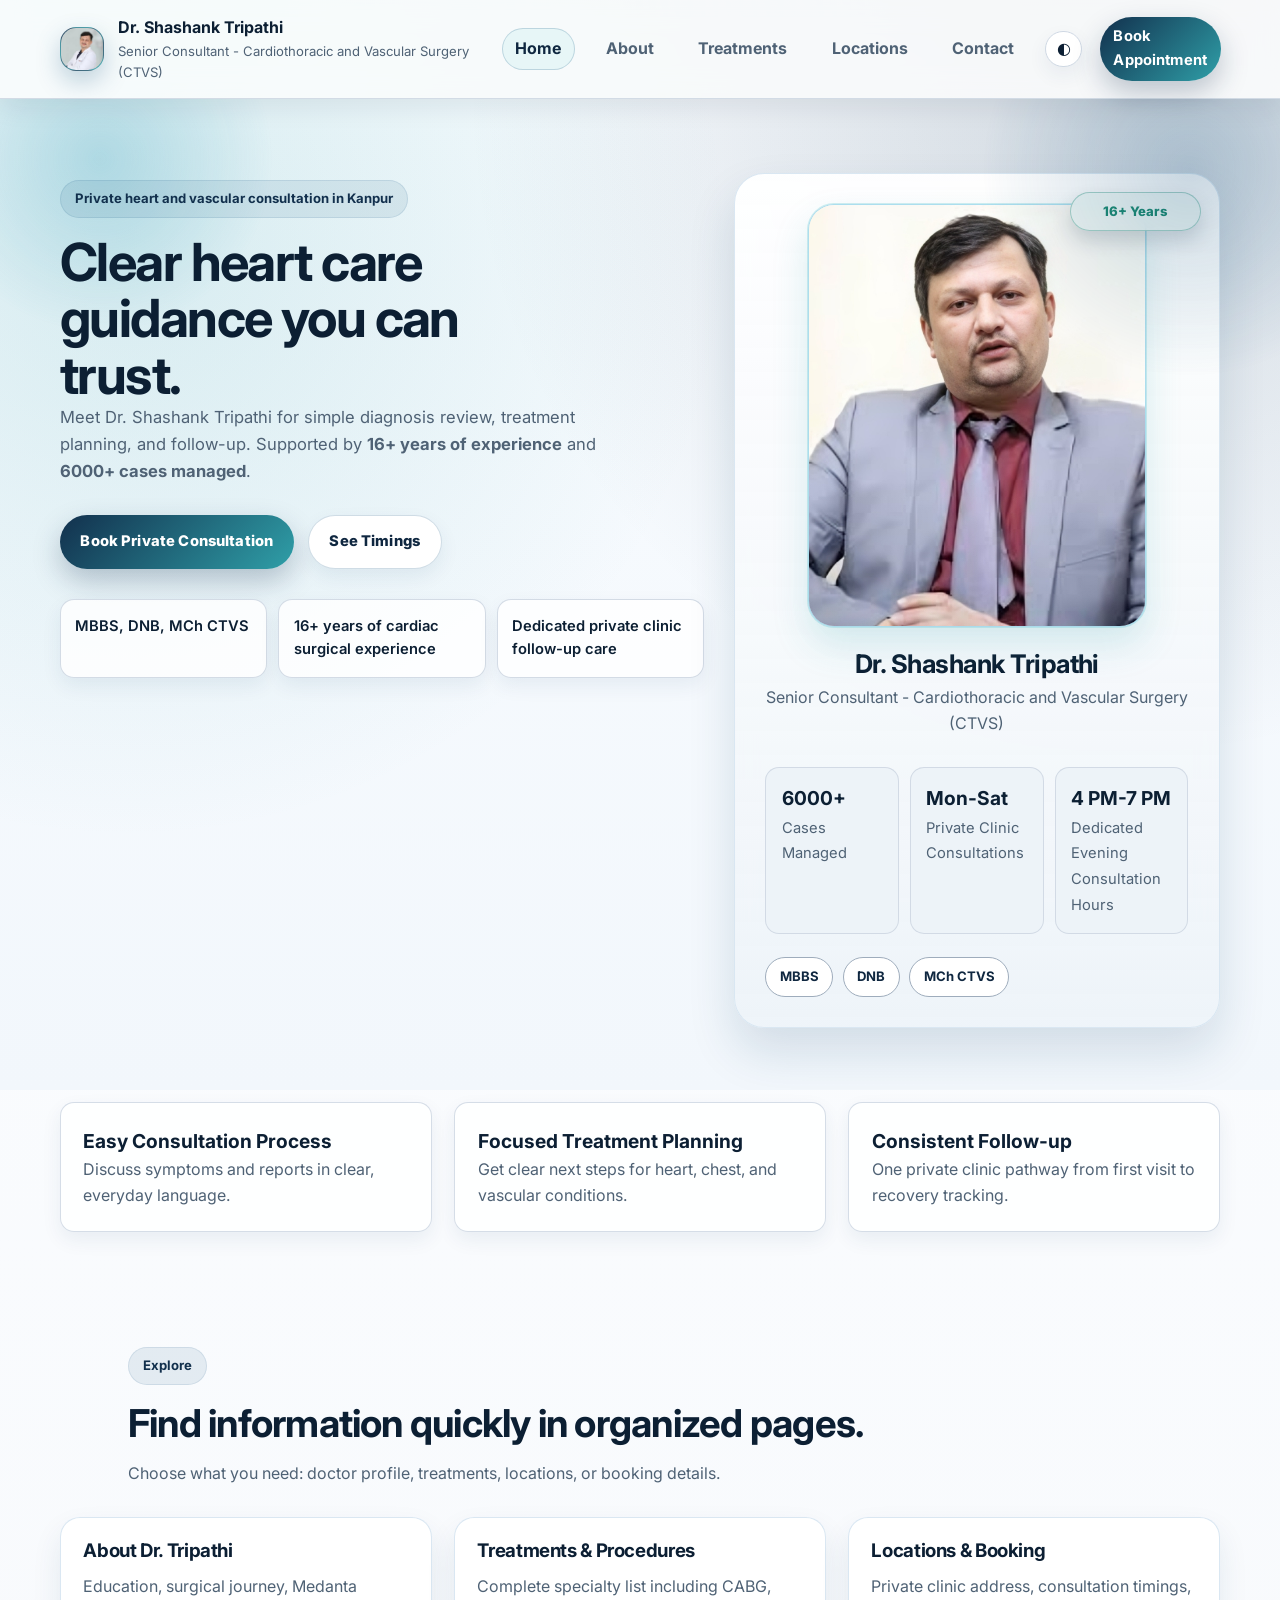
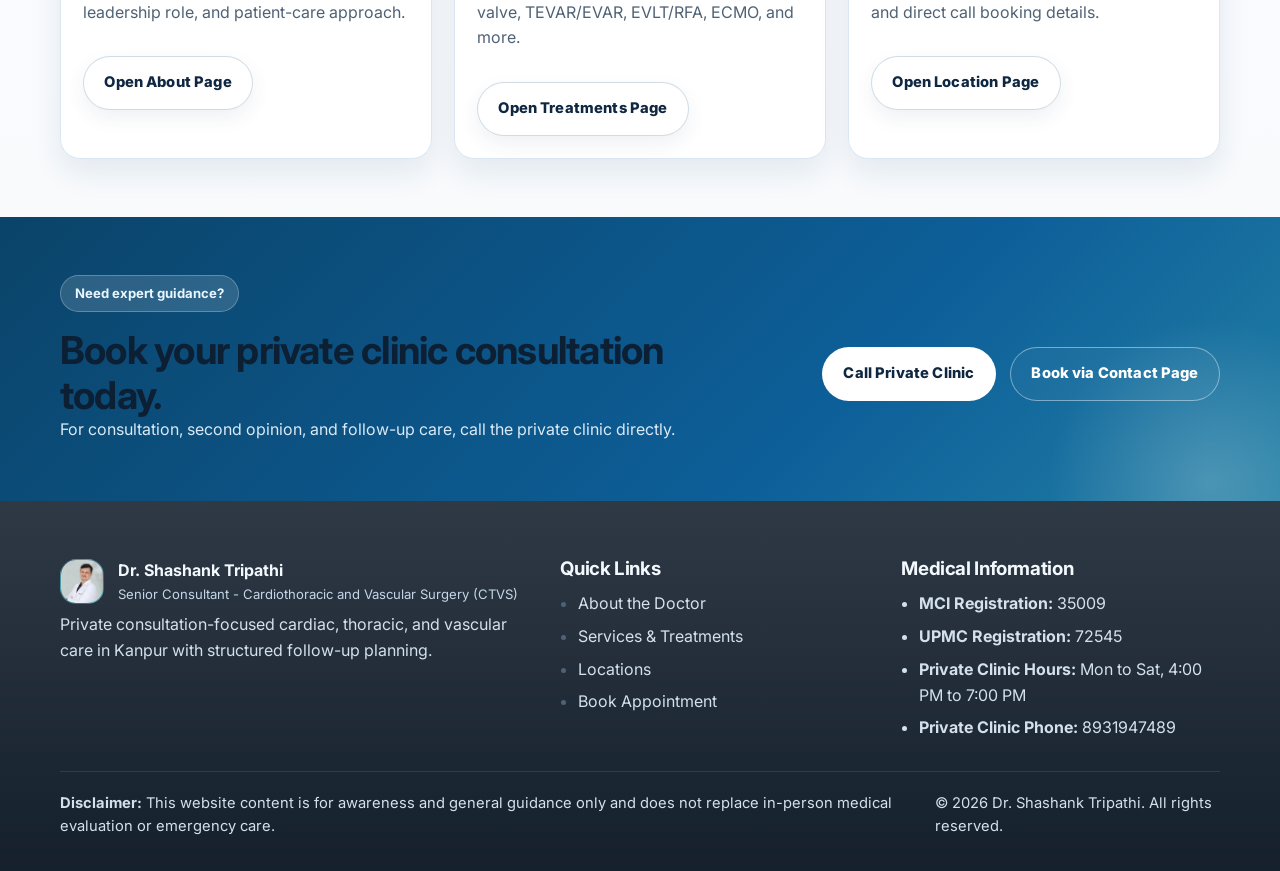
<file: index.html>
<!DOCTYPE html>
<html lang="en">
<head>
    <meta charset="UTF-8" />
    <meta name="viewport" content="width=device-width, initial-scale=1.0" />
    <title>Dr. Shashank Tripathi Private Clinic | Heart Surgeon in Kanpur</title>
    <meta
        name="description"
        content="Private clinic website of Dr. Shashank Tripathi, Senior Heart Surgeon and CTVS Specialist in Kanpur. Book consultation for cardiac, thoracic, and vascular care."
    />
    <meta
        name="keywords"
        content="Dr. Shashank Tripathi private clinic, heart surgeon Kanpur, CTVS specialist Kanpur, cardiac consultation Kanpur"
    />
    <meta name="theme-color" content="#0d5c91" />
    <link rel="preconnect" href="https://fonts.googleapis.com" />
    <link rel="preconnect" href="https://fonts.gstatic.com" crossorigin />
    <link
        href="https://fonts.googleapis.com/css2?family=Inter:wght@400;500;600;700&family=Manrope:wght@600;700;800&display=swap"
        rel="stylesheet"
    />
    <link rel="stylesheet" href="./styles.css" />
    <link rel="stylesheet" href="./mobile.css" />
</head>
<body data-page="home">
    <a class="skip-link" href="#main">Skip to content</a>

    <header class="site-header" id="top">
        <div class="container nav-wrap">
            <a class="brand" href="./index.html" aria-label="Dr. Shashank Tripathi home">
                <img class="brand-mark" src="./IMAGES/img2.jpg" alt="Dr. Shashank Tripathi" loading="eager" decoding="async" />
                <span>
                    <strong>Dr. Shashank Tripathi</strong>
                    <small>Senior Consultant - Cardiothoracic and Vascular Surgery (CTVS)</small>
                </span>
            </a>

            <button class="nav-toggle" type="button" aria-expanded="false" aria-controls="site-nav">
                <span></span>
                <span></span>
                <span></span>
                <span class="sr-only">Toggle navigation</span>
            </button>

            <nav class="site-nav" id="site-nav" aria-label="Primary navigation">
                <a href="./index.html" data-nav="home">Home</a>
                <a href="./about.html" data-nav="about">About</a>
                <a href="./treatments.html" data-nav="treatments">Treatments</a>
                <a href="./locations.html" data-nav="locations">Locations</a>
                <a href="./contact.html" data-nav="contact">Contact</a>
                <button class="theme-toggle" type="button" data-theme-toggle aria-label="Toggle dark mode" aria-pressed="false">◐</button>
                <a class="btn btn-sm btn-primary" href="tel:8931947489">Book Appointment</a>
            </nav>
        </div>
    </header>

    <main id="main">
        <section class="hero">
            <div class="container hero-grid">
                <div class="hero-copy">
                    <span class="eyebrow">Private heart and vascular consultation in Kanpur</span>
                    <h1>Clear heart care guidance you can trust.</h1>
                    <p class="hero-text">
                        Meet Dr. Shashank Tripathi for simple diagnosis review, treatment planning, and follow-up.
                        Supported by <strong>16+ years of experience</strong> and <strong>6000+ cases managed</strong>.
                    </p>

                    <div class="hero-actions">
                        <a class="btn btn-primary" href="tel:8931947489">Book Private Consultation</a>
                        <a class="btn btn-secondary" href="./contact.html">See Timings</a>
                    </div>

                    <ul class="trust-points" aria-label="Key trust indicators">
                        <li>MBBS, DNB, MCh CTVS</li>
                        <li>16+ years of cardiac surgical experience</li>
                        <li>Dedicated private clinic follow-up care</li>
                    </ul>
                </div>

                <div class="hero-card" aria-label="Doctor profile summary">
                    <div class="profile-badge">16+ Years</div>
                    <div class="doctor-portrait" data-portrait>
                        <img
                            class="doctor-portrait-image"
                            data-portrait-image
                            src="./IMAGES/images.jpg"
                            alt="Dr. Shashank Tripathi, Senior Heart Surgeon and CTVS Specialist"
                            loading="eager"
                            decoding="async"
                        />
                        <div class="doctor-avatar-fallback" aria-hidden="true">Dr</div>
                    </div>
                    <h2>Dr. Shashank Tripathi</h2>
                    <p>Senior Consultant - Cardiothoracic and Vascular Surgery (CTVS)</p>

                    <div class="stat-grid">
                        <article>
                            <strong>6000+</strong>
                            <span>Cases Managed</span>
                        </article>
                        <article>
                            <strong>Mon-Sat</strong>
                            <span>Private Clinic Consultations</span>
                        </article>
                        <article>
                            <strong>4 PM-7 PM</strong>
                            <span>Dedicated Evening Consultation Hours</span>
                        </article>
                    </div>

                    <div class="qualification-strip">
                        <span>MBBS</span>
                        <span>DNB</span>
                        <span>MCh CTVS</span>
                    </div>
                </div>
            </div>
        </section>

        <section class="section stats-band" aria-label="Practice highlights">
            <div class="container stats-band-grid">
                <article>
                    <strong>Easy Consultation Process</strong>
                    <p>Discuss symptoms and reports in clear, everyday language.</p>
                </article>
                <article>
                    <strong>Focused Treatment Planning</strong>
                    <p>Get clear next steps for heart, chest, and vascular conditions.</p>
                </article>
                <article>
                    <strong>Consistent Follow-up</strong>
                    <p>One private clinic pathway from first visit to recovery tracking.</p>
                </article>
            </div>
        </section>

        <section class="section">
            <div class="container section-head">
                <span class="section-tag">Explore</span>
                <h2>Find information quickly in organized pages.</h2>
                <p>Choose what you need: doctor profile, treatments, locations, or booking details.</p>
            </div>
            <div class="container quick-grid">
                <article class="info-card">
                    <h3>About Dr. Tripathi</h3>
                    <p>Education, surgical journey, Medanta leadership role, and patient-care approach.</p>
                    <div class="hero-actions">
                        <a class="btn btn-secondary" href="./about.html">Open About Page</a>
                    </div>
                </article>
                <article class="info-card">
                    <h3>Treatments & Procedures</h3>
                    <p>Complete specialty list including CABG, valve, TEVAR/EVAR, EVLT/RFA, ECMO, and more.</p>
                    <div class="hero-actions">
                        <a class="btn btn-secondary" href="./treatments.html">Open Treatments Page</a>
                    </div>
                </article>
                <article class="info-card">
                    <h3>Locations & Booking</h3>
                    <p>Private clinic address, consultation timings, and direct call booking details.</p>
                    <div class="hero-actions">
                        <a class="btn btn-secondary" href="./locations.html">Open Location Page</a>
                    </div>
                </article>
            </div>
        </section>

        <section class="section cta-band">
            <div class="container cta-band-grid">
                <div>
                    <span class="section-tag light">Need expert guidance?</span>
                    <h2>Book your private clinic consultation today.</h2>
                    <p>
                        For consultation, second opinion, and follow-up care, call the private clinic directly.
                    </p>
                </div>
                <div class="cta-buttons-stack">
                    <a class="btn btn-light" href="tel:8931947489">Call Private Clinic</a>
                    <a class="btn btn-outline-light" href="./contact.html">Book via Contact Page</a>
                </div>
            </div>
        </section>
    </main>

    <footer class="site-footer">
        <div class="container footer-grid">
            <div>
                <a class="brand footer-brand" href="./index.html">
                    <img class="brand-mark" src="./IMAGES/img2.jpg" alt="Dr. Shashank Tripathi" loading="lazy" decoding="async" />
                    <span>
                        <strong>Dr. Shashank Tripathi</strong>
                        <small>Senior Consultant - Cardiothoracic and Vascular Surgery (CTVS)</small>
                    </span>
                </a>
                <p class="footer-copy">
                    Private consultation-focused cardiac, thoracic, and vascular care in Kanpur with structured follow-up planning.
                </p>
            </div>
            <div>
                <h3>Quick Links</h3>
                <ul class="footer-links">
                    <li><a href="./about.html">About the Doctor</a></li>
                    <li><a href="./treatments.html">Services & Treatments</a></li>
                    <li><a href="./locations.html">Locations</a></li>
                    <li><a href="./contact.html">Book Appointment</a></li>
                </ul>
            </div>
            <div>
                <h3>Medical Information</h3>
                <ul class="footer-meta">
                    <li><strong>MCI Registration:</strong> 35009</li>
                    <li><strong>UPMC Registration:</strong> 72545</li>
                    <li><strong>Private Clinic Hours:</strong> Mon to Sat, 4:00 PM to 7:00 PM</li>
                    <li><strong>Private Clinic Phone:</strong> 8931947489</li>
                </ul>
            </div>
        </div>

        <div class="container footer-bottom">
            <p>
                <strong>Disclaimer:</strong> This website content is for awareness and general guidance only and does not replace in-person medical evaluation or emergency care.
            </p>
            <p>&copy; <span id="current-year"></span> Dr. Shashank Tripathi. All rights reserved.</p>
        </div>
    </footer>

    <script src="./script.js"></script>
</body>
</html>
</file>
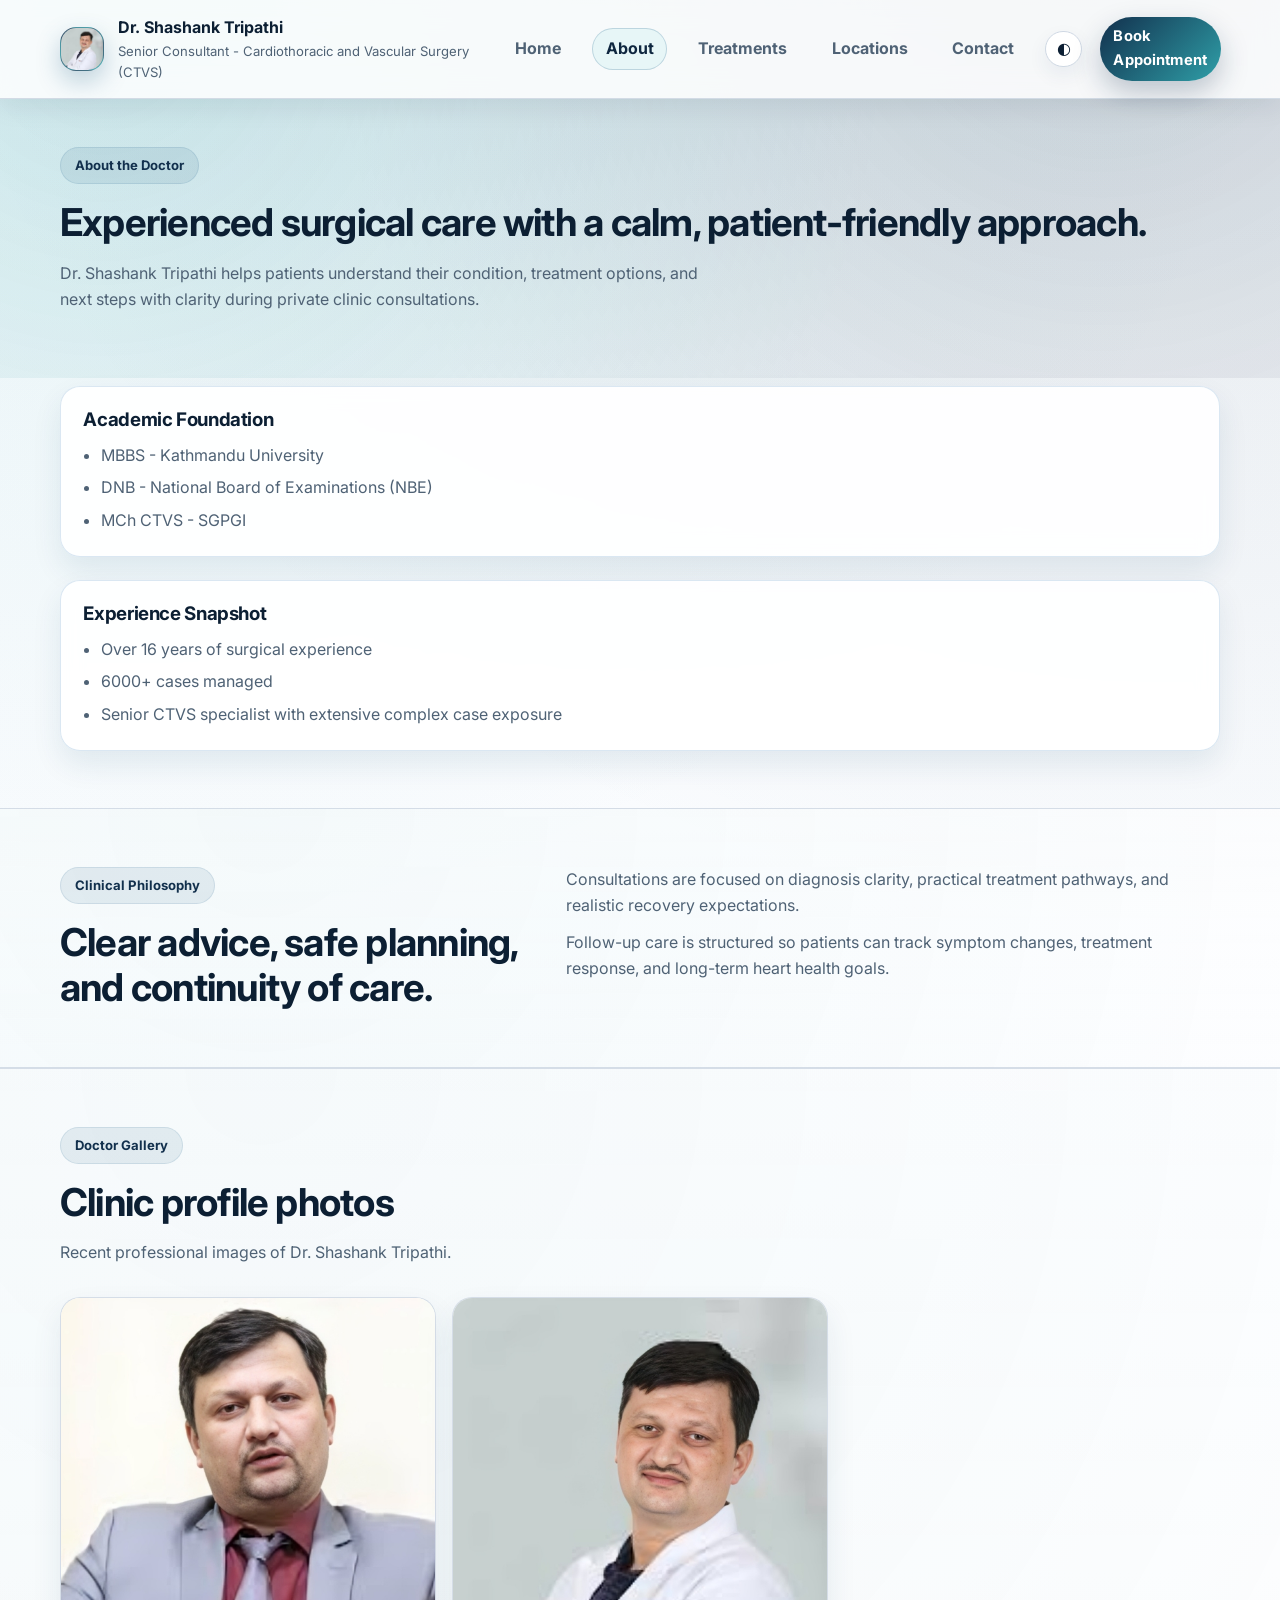
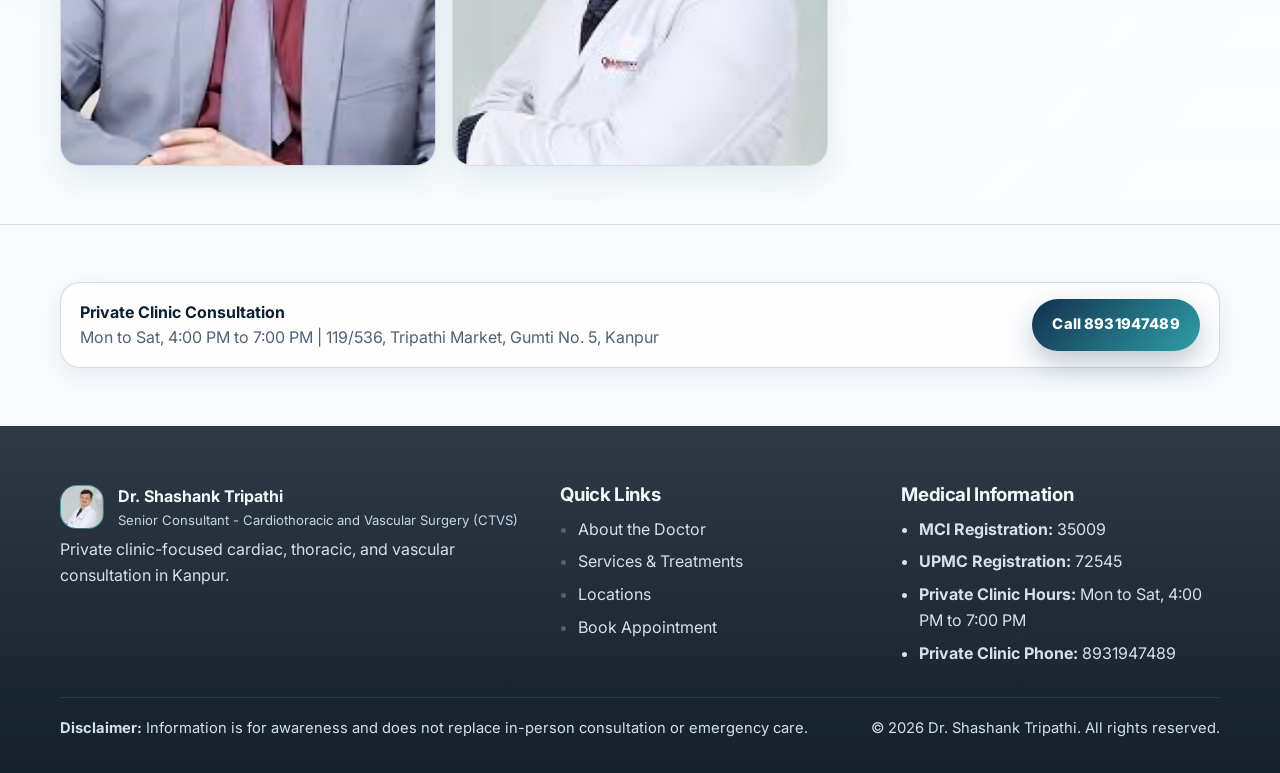
<file: about.html>
<!DOCTYPE html>
<html lang="en">
<head>
    <meta charset="UTF-8" />
    <meta name="viewport" content="width=device-width, initial-scale=1.0" />
    <title>About Dr. Shashank Tripathi | Private Clinic Kanpur</title>
    <meta name="description" content="Learn about Dr. Shashank Tripathi's education, 16+ years of experience, and 6000+ cases managed in cardiac, thoracic, and vascular surgery." />
    <link rel="preconnect" href="https://fonts.googleapis.com" />
    <link rel="preconnect" href="https://fonts.gstatic.com" crossorigin />
    <link href="https://fonts.googleapis.com/css2?family=Inter:wght@400;500;600;700&family=Manrope:wght@600;700;800&display=swap" rel="stylesheet" />
    <link rel="stylesheet" href="./styles.css" />
    <link rel="stylesheet" href="./mobile.css" />
</head>
<body data-page="about">
    <a class="skip-link" href="#main">Skip to content</a>

    <header class="site-header" id="top">
        <div class="container nav-wrap">
            <a class="brand" href="./index.html" aria-label="Dr. Shashank Tripathi home">
                <img class="brand-mark" src="./IMAGES/img2.jpg" alt="Dr. Shashank Tripathi" loading="eager" decoding="async" />
                <span>
                    <strong>Dr. Shashank Tripathi</strong>
                    <small>Senior Consultant - Cardiothoracic and Vascular Surgery (CTVS)</small>
                </span>
            </a>
            <button class="nav-toggle" type="button" aria-expanded="false" aria-controls="site-nav">
                <span></span><span></span><span></span>
                <span class="sr-only">Toggle navigation</span>
            </button>
            <nav class="site-nav" id="site-nav" aria-label="Primary navigation">
                <a href="./index.html" data-nav="home">Home</a>
                <a href="./about.html" data-nav="about">About</a>
                <a href="./treatments.html" data-nav="treatments">Treatments</a>
                <a href="./locations.html" data-nav="locations">Locations</a>
                <a href="./contact.html" data-nav="contact">Contact</a>
                <button class="theme-toggle" type="button" data-theme-toggle aria-label="Toggle dark mode" aria-pressed="false">◐</button>
                <a class="btn btn-sm btn-primary" href="tel:8931947489">Book Appointment</a>
            </nav>
        </div>
    </header>

    <main id="main">
        <section class="page-hero">
            <div class="container">
                <span class="section-tag">About the Doctor</span>
                <h1>Experienced surgical care with a calm, patient-friendly approach.</h1>
                <p>
                    Dr. Shashank Tripathi helps patients understand their condition, treatment options,
                    and next steps with clarity during private clinic consultations.
                </p>
            </div>
        </section>

        <section class="section">
            <div class="container split-grid">
                <article class="info-card">
                    <h3>Academic Foundation</h3>
                    <ul class="check-list">
                        <li>MBBS - Kathmandu University</li>
                        <li>DNB - National Board of Examinations (NBE)</li>
                        <li>MCh CTVS - SGPGI</li>
                    </ul>
                </article>
                <article class="info-card">
                    <h3>Experience Snapshot</h3>
                    <ul class="check-list">
                        <li>Over 16 years of surgical experience</li>
                        <li>6000+ cases managed</li>
                        <li>Senior CTVS specialist with extensive complex case exposure</li>
                    </ul>
                </article>
            </div>
        </section>

        <section class="section section-alt">
            <div class="container section-grid">
                <div>
                    <span class="section-tag">Clinical Philosophy</span>
                    <h2>Clear advice, safe planning, and continuity of care.</h2>
                </div>
                <div class="content-stack">
                    <p>
                        Consultations are focused on diagnosis clarity, practical treatment pathways,
                        and realistic recovery expectations.
                    </p>
                    <p>
                        Follow-up care is structured so patients can track symptom changes,
                        treatment response, and long-term heart health goals.
                    </p>
                </div>
            </div>
        </section>

        <section class="section section-alt">
            <div class="container">
                <div class="section-head">
                    <span class="section-tag">Doctor Gallery</span>
                    <h2>Clinic profile photos</h2>
                    <p>Recent professional images of Dr. Shashank Tripathi.</p>
                </div>
                <div class="doctor-gallery">
                    <figure>
                        <img src="./IMAGES/images.jpg" alt="Dr. Shashank Tripathi portrait" loading="lazy" decoding="async" />
                    </figure>
                    <figure>
                        <img src="./IMAGES/img2.jpg" alt="Dr. Shashank Tripathi in clinical profile photo" loading="lazy" decoding="async" />
                    </figure>
                </div>
            </div>
        </section>

        <section class="section">
            <div class="container contact-strip">
                <div>
                    <strong>Private Clinic Consultation</strong>
                    <p>Mon to Sat, 4:00 PM to 7:00 PM | 119/536, Tripathi Market, Gumti No. 5, Kanpur</p>
                </div>
                <a class="btn btn-primary" href="tel:8931947489">Call 8931947489</a>
            </div>
        </section>
    </main>

    <footer class="site-footer">
        <div class="container footer-grid">
            <div>
                <a class="brand footer-brand" href="./index.html">
                    <img class="brand-mark" src="./IMAGES/img2.jpg" alt="Dr. Shashank Tripathi" loading="lazy" decoding="async" />
                    <span><strong>Dr. Shashank Tripathi</strong><small>Senior Consultant - Cardiothoracic and Vascular Surgery (CTVS)</small></span>
                </a>
                <p class="footer-copy">Private clinic-focused cardiac, thoracic, and vascular consultation in Kanpur.</p>
            </div>
            <div>
                <h3>Quick Links</h3>
                <ul class="footer-links">
                    <li><a href="./about.html">About the Doctor</a></li>
                    <li><a href="./treatments.html">Services & Treatments</a></li>
                    <li><a href="./locations.html">Locations</a></li>
                    <li><a href="./contact.html">Book Appointment</a></li>
                </ul>
            </div>
            <div>
                <h3>Medical Information</h3>
                <ul class="footer-meta">
                    <li><strong>MCI Registration:</strong> 35009</li>
                    <li><strong>UPMC Registration:</strong> 72545</li>
                    <li><strong>Private Clinic Hours:</strong> Mon to Sat, 4:00 PM to 7:00 PM</li>
                    <li><strong>Private Clinic Phone:</strong> 8931947489</li>
                </ul>
            </div>
        </div>
        <div class="container footer-bottom">
            <p><strong>Disclaimer:</strong> Information is for awareness and does not replace in-person consultation or emergency care.</p>
            <p>&copy; <span id="current-year"></span> Dr. Shashank Tripathi. All rights reserved.</p>
        </div>
    </footer>

    <script src="./script.js"></script>
</body>
</html>
</file>
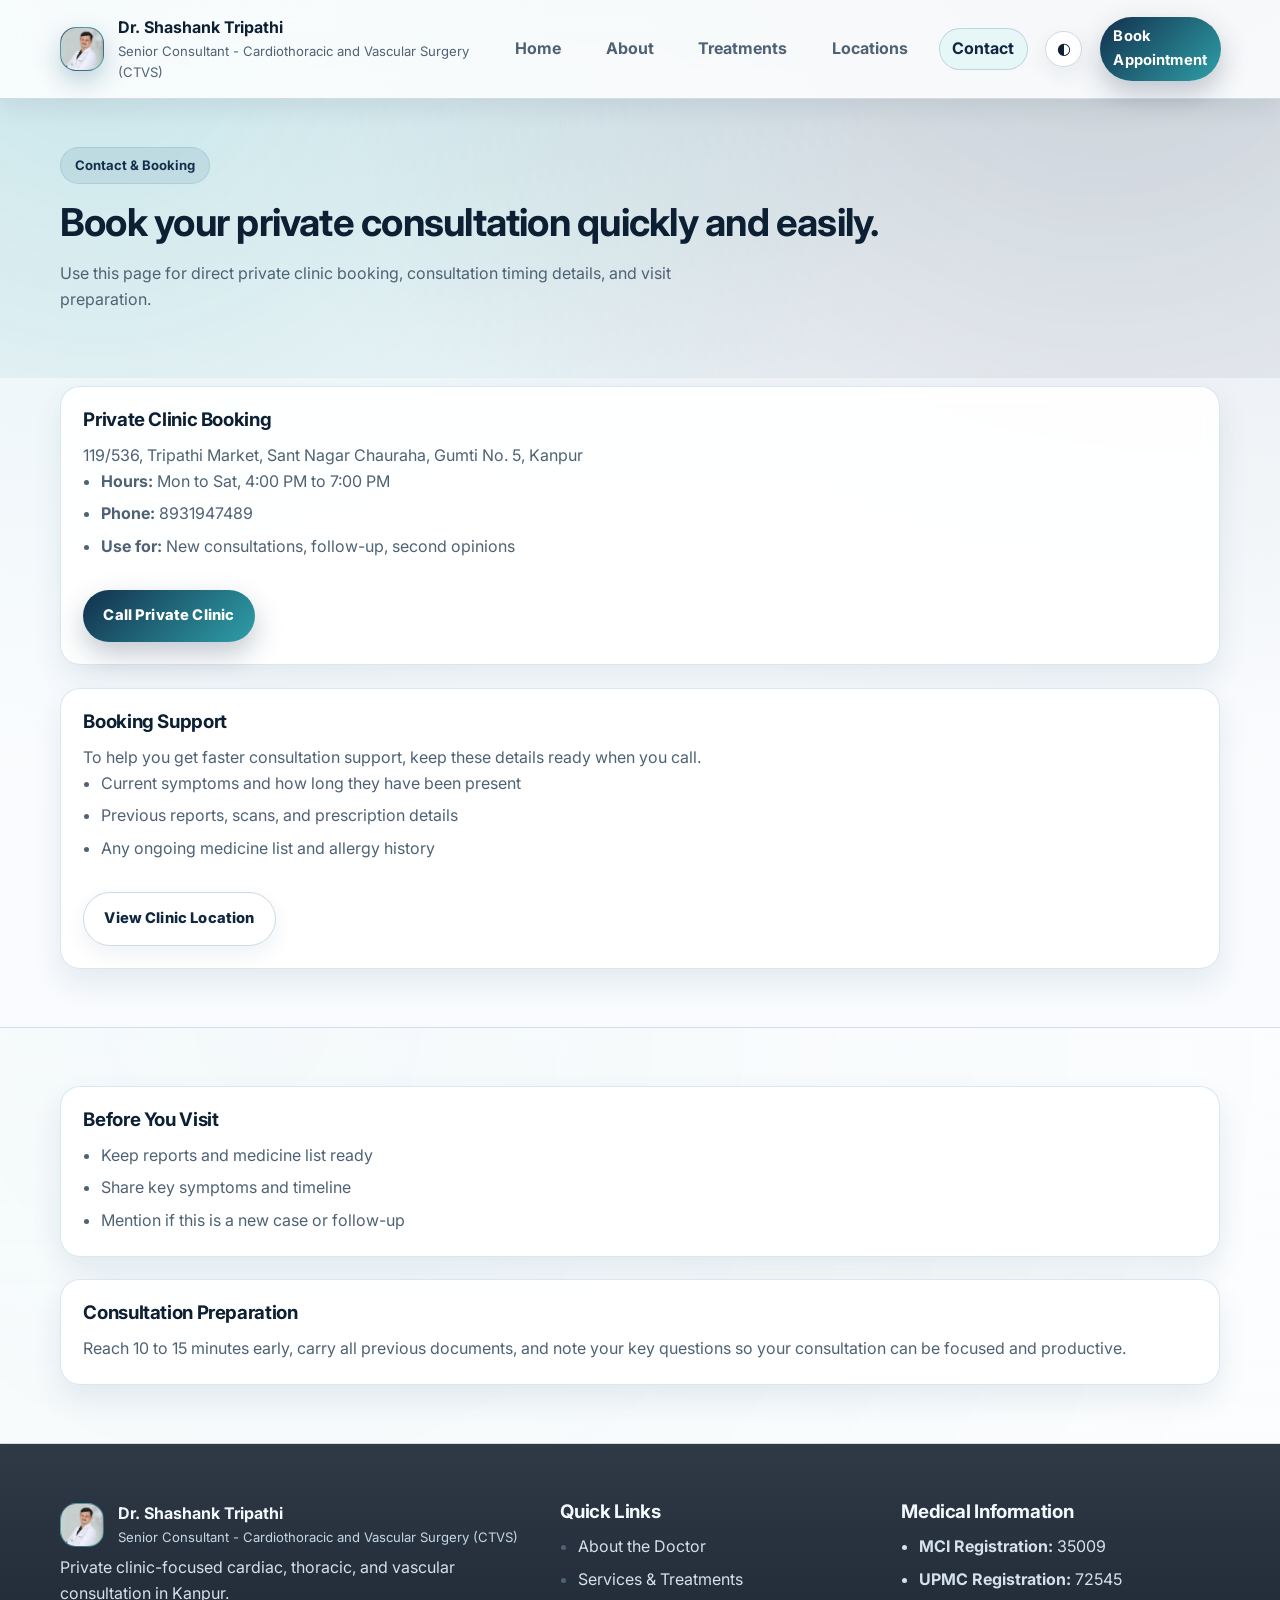
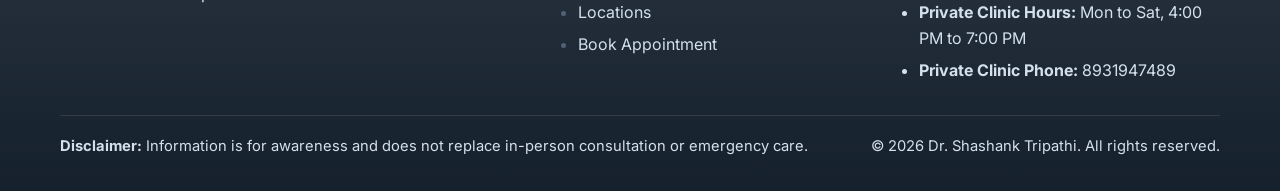
<file: contact.html>
<!DOCTYPE html>
<html lang="en">
<head>
    <meta charset="UTF-8" />
    <meta name="viewport" content="width=device-width, initial-scale=1.0" />
    <title>Contact & Booking | Dr. Shashank Tripathi Private Clinic</title>
    <meta name="description" content="Contact details, consultation timings, and direct private booking numbers for Dr. Shashank Tripathi's clinic in Kanpur." />
    <link rel="preconnect" href="https://fonts.googleapis.com" />
    <link rel="preconnect" href="https://fonts.gstatic.com" crossorigin />
    <link href="https://fonts.googleapis.com/css2?family=Inter:wght@400;500;600;700&family=Manrope:wght@600;700;800&display=swap" rel="stylesheet" />
    <link rel="stylesheet" href="./styles.css" />
    <link rel="stylesheet" href="./mobile.css" />
</head>
<body data-page="contact">
    <a class="skip-link" href="#main">Skip to content</a>

    <header class="site-header" id="top">
        <div class="container nav-wrap">
            <a class="brand" href="./index.html" aria-label="Dr. Shashank Tripathi home">
                <img class="brand-mark" src="./IMAGES/img2.jpg" alt="Dr. Shashank Tripathi" loading="eager" decoding="async" />
                <span><strong>Dr. Shashank Tripathi</strong><small>Senior Consultant - Cardiothoracic and Vascular Surgery (CTVS)</small></span>
            </a>
            <button class="nav-toggle" type="button" aria-expanded="false" aria-controls="site-nav">
                <span></span><span></span><span></span>
                <span class="sr-only">Toggle navigation</span>
            </button>
            <nav class="site-nav" id="site-nav" aria-label="Primary navigation">
                <a href="./index.html" data-nav="home">Home</a>
                <a href="./about.html" data-nav="about">About</a>
                <a href="./treatments.html" data-nav="treatments">Treatments</a>
                <a href="./locations.html" data-nav="locations">Locations</a>
                <a href="./contact.html" data-nav="contact">Contact</a>
                <button class="theme-toggle" type="button" data-theme-toggle aria-label="Toggle dark mode" aria-pressed="false">◐</button>
                <a class="btn btn-sm btn-primary" href="tel:8931947489">Book Appointment</a>
            </nav>
        </div>
    </header>

    <main id="main">
        <section class="page-hero">
            <div class="container">
                <span class="section-tag">Contact & Booking</span>
                <h1>Book your private consultation quickly and easily.</h1>
                <p>
                    Use this page for direct private clinic booking, consultation timing details, and visit preparation.
                </p>
            </div>
        </section>

        <section class="section">
            <div class="container split-grid">
                <article class="info-card">
                    <h3>Private Clinic Booking</h3>
                    <p>119/536, Tripathi Market, Sant Nagar Chauraha, Gumti No. 5, Kanpur</p>
                    <ul class="check-list">
                        <li><strong>Hours:</strong> Mon to Sat, 4:00 PM to 7:00 PM</li>
                        <li><strong>Phone:</strong> <a href="tel:8931947489">8931947489</a></li>
                        <li><strong>Use for:</strong> New consultations, follow-up, second opinions</li>
                    </ul>
                    <div class="hero-actions">
                        <a class="btn btn-primary" href="tel:8931947489">Call Private Clinic</a>
                    </div>
                </article>

                <article class="info-card">
                    <h3>Booking Support</h3>
                    <p>To help you get faster consultation support, keep these details ready when you call.</p>
                    <ul class="check-list">
                        <li>Current symptoms and how long they have been present</li>
                        <li>Previous reports, scans, and prescription details</li>
                        <li>Any ongoing medicine list and allergy history</li>
                    </ul>
                    <div class="hero-actions">
                        <a class="btn btn-secondary" href="./locations.html">View Clinic Location</a>
                    </div>
                </article>
            </div>
        </section>

        <section class="section section-alt">
            <div class="container split-grid">
                <article class="info-card">
                    <h3>Before You Visit</h3>
                    <ul class="check-list">
                        <li>Keep reports and medicine list ready</li>
                        <li>Share key symptoms and timeline</li>
                        <li>Mention if this is a new case or follow-up</li>
                    </ul>
                </article>
                <article class="info-card">
                    <h3>Consultation Preparation</h3>
                    <p>
                        Reach 10 to 15 minutes early, carry all previous documents, and note your key questions
                        so your consultation can be focused and productive.
                    </p>
                </article>
            </div>
        </section>
    </main>

    <footer class="site-footer">
        <div class="container footer-grid">
            <div>
                <a class="brand footer-brand" href="./index.html">
                    <img class="brand-mark" src="./IMAGES/img2.jpg" alt="Dr. Shashank Tripathi" loading="lazy" decoding="async" />
                    <span><strong>Dr. Shashank Tripathi</strong><small>Senior Consultant - Cardiothoracic and Vascular Surgery (CTVS)</small></span>
                </a>
                <p class="footer-copy">Private clinic-focused cardiac, thoracic, and vascular consultation in Kanpur.</p>
            </div>
            <div>
                <h3>Quick Links</h3>
                <ul class="footer-links">
                    <li><a href="./about.html">About the Doctor</a></li>
                    <li><a href="./treatments.html">Services & Treatments</a></li>
                    <li><a href="./locations.html">Locations</a></li>
                    <li><a href="./contact.html">Book Appointment</a></li>
                </ul>
            </div>
            <div>
                <h3>Medical Information</h3>
                <ul class="footer-meta">
                    <li><strong>MCI Registration:</strong> 35009</li>
                    <li><strong>UPMC Registration:</strong> 72545</li>
                    <li><strong>Private Clinic Hours:</strong> Mon to Sat, 4:00 PM to 7:00 PM</li>
                    <li><strong>Private Clinic Phone:</strong> 8931947489</li>
                </ul>
            </div>
        </div>
        <div class="container footer-bottom">
            <p><strong>Disclaimer:</strong> Information is for awareness and does not replace in-person consultation or emergency care.</p>
            <p>&copy; <span id="current-year"></span> Dr. Shashank Tripathi. All rights reserved.</p>
        </div>
    </footer>

    <script src="./script.js"></script>
</body>
</html>
</file>
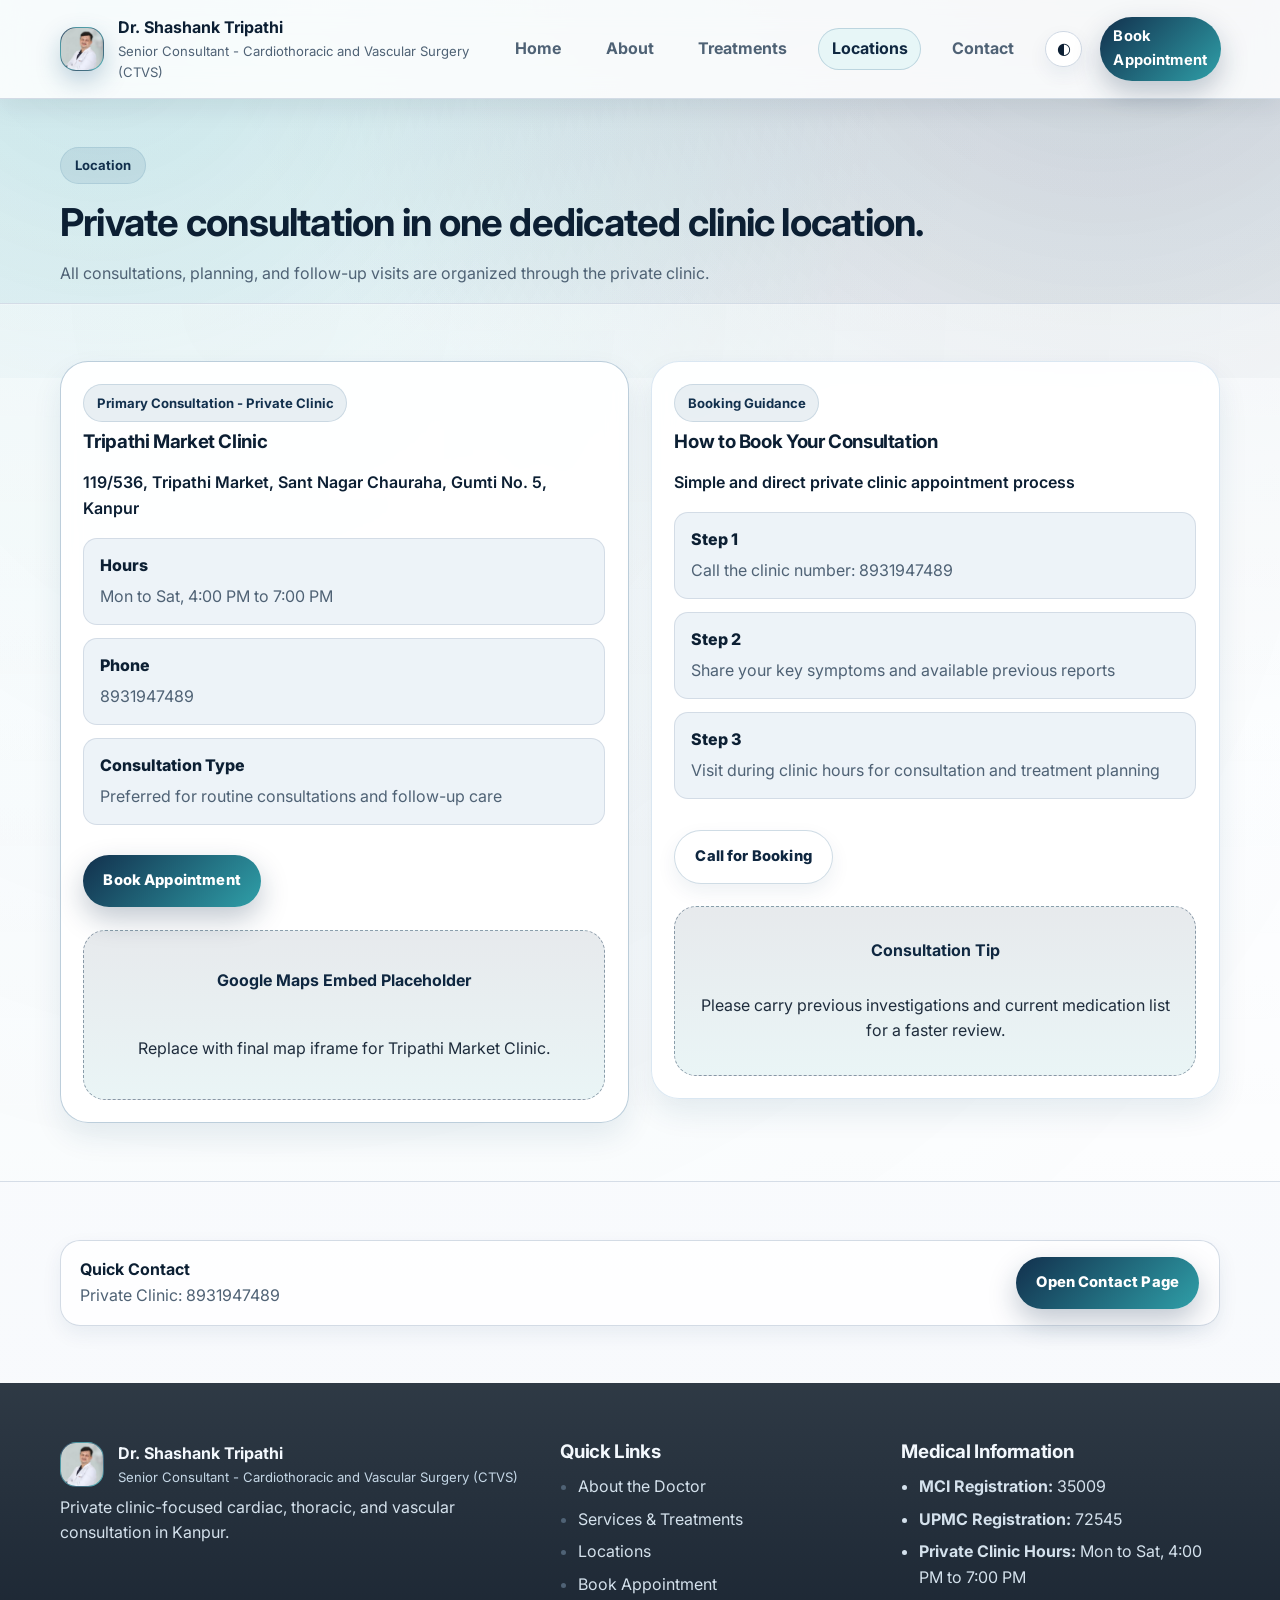
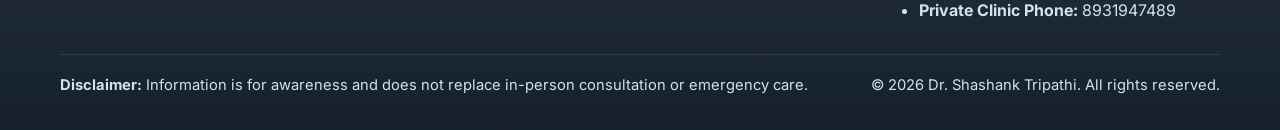
<file: locations.html>
<!DOCTYPE html>
<html lang="en">
<head>
    <meta charset="UTF-8" />
    <meta name="viewport" content="width=device-width, initial-scale=1.0" />
    <title>Locations | Dr. Shashank Tripathi Private Clinic</title>
    <meta name="description" content="View private clinic address, consultation timings, and direct booking details for Dr. Shashank Tripathi in Kanpur." />
    <link rel="preconnect" href="https://fonts.googleapis.com" />
    <link rel="preconnect" href="https://fonts.gstatic.com" crossorigin />
    <link href="https://fonts.googleapis.com/css2?family=Inter:wght@400;500;600;700&family=Manrope:wght@600;700;800&display=swap" rel="stylesheet" />
    <link rel="stylesheet" href="./styles.css" />
    <link rel="stylesheet" href="./mobile.css" />
</head>
<body data-page="locations">
    <a class="skip-link" href="#main">Skip to content</a>

    <header class="site-header" id="top">
        <div class="container nav-wrap">
            <a class="brand" href="./index.html" aria-label="Dr. Shashank Tripathi home">
                <img class="brand-mark" src="./IMAGES/img2.jpg" alt="Dr. Shashank Tripathi" loading="eager" decoding="async" />
                <span><strong>Dr. Shashank Tripathi</strong><small>Senior Consultant - Cardiothoracic and Vascular Surgery (CTVS)</small></span>
            </a>
            <button class="nav-toggle" type="button" aria-expanded="false" aria-controls="site-nav">
                <span></span><span></span><span></span>
                <span class="sr-only">Toggle navigation</span>
            </button>
            <nav class="site-nav" id="site-nav" aria-label="Primary navigation">
                <a href="./index.html" data-nav="home">Home</a>
                <a href="./about.html" data-nav="about">About</a>
                <a href="./treatments.html" data-nav="treatments">Treatments</a>
                <a href="./locations.html" data-nav="locations">Locations</a>
                <a href="./contact.html" data-nav="contact">Contact</a>
                <button class="theme-toggle" type="button" data-theme-toggle aria-label="Toggle dark mode" aria-pressed="false">◐</button>
                <a class="btn btn-sm btn-primary" href="tel:8931947489">Book Appointment</a>
            </nav>
        </div>
    </header>

    <main id="main">
        <section class="page-hero">
            <div class="container">
                <span class="section-tag">Location</span>
                <h1>Private consultation in one dedicated clinic location.</h1>
                <p>
                    All consultations, planning, and follow-up visits are organized through the private clinic.
                </p>
            </div>
        </section>

        <section class="section section-alt">
            <div class="container location-grid">
                <article class="location-card featured">
                    <div class="location-top">
                        <span class="location-label">Primary Consultation - Private Clinic</span>
                        <h3>Tripathi Market Clinic</h3>
                    </div>
                    <p class="location-address">119/536, Tripathi Market, Sant Nagar Chauraha, Gumti No. 5, Kanpur</p>
                    <dl class="location-meta">
                        <div>
                            <dt>Hours</dt>
                            <dd>Mon to Sat, 4:00 PM to 7:00 PM</dd>
                        </div>
                        <div>
                            <dt>Phone</dt>
                            <dd><a href="tel:8931947489">8931947489</a></dd>
                        </div>
                        <div>
                            <dt>Consultation Type</dt>
                            <dd>Preferred for routine consultations and follow-up care</dd>
                        </div>
                    </dl>
                    <div class="location-actions">
                        <a class="btn btn-primary" href="tel:8931947489">Book Appointment</a>
                    </div>
                    <div class="map-placeholder" role="img" aria-label="Google Maps placeholder for Tripathi Market Clinic, Kanpur">
                        <strong>Google Maps Embed Placeholder</strong>
                        <span>Replace with final map iframe for Tripathi Market Clinic.</span>
                    </div>
                </article>

                <article class="location-card">
                    <div class="location-top">
                        <span class="location-label">Booking Guidance</span>
                        <h3>How to Book Your Consultation</h3>
                    </div>
                    <p class="location-address">Simple and direct private clinic appointment process</p>
                    <dl class="location-meta">
                        <div>
                            <dt>Step 1</dt>
                            <dd>Call the clinic number: <a href="tel:8931947489">8931947489</a></dd>
                        </div>
                        <div>
                            <dt>Step 2</dt>
                            <dd>Share your key symptoms and available previous reports</dd>
                        </div>
                        <div>
                            <dt>Step 3</dt>
                            <dd>Visit during clinic hours for consultation and treatment planning</dd>
                        </div>
                    </dl>
                    <div class="location-actions">
                        <a class="btn btn-secondary" href="tel:8931947489">Call for Booking</a>
                    </div>
                    <div class="map-placeholder" role="img" aria-label="Private consultation booking guidance placeholder">
                        <strong>Consultation Tip</strong>
                        <span>Please carry previous investigations and current medication list for a faster review.</span>
                    </div>
                </article>
            </div>
        </section>

        <section class="section">
            <div class="container contact-strip">
                <div>
                    <strong>Quick Contact</strong>
                    <p>Private Clinic: 8931947489</p>
                </div>
                <a class="btn btn-primary" href="./contact.html">Open Contact Page</a>
            </div>
        </section>
    </main>

    <footer class="site-footer">
        <div class="container footer-grid">
            <div>
                <a class="brand footer-brand" href="./index.html">
                    <img class="brand-mark" src="./IMAGES/img2.jpg" alt="Dr. Shashank Tripathi" loading="lazy" decoding="async" />
                    <span><strong>Dr. Shashank Tripathi</strong><small>Senior Consultant - Cardiothoracic and Vascular Surgery (CTVS)</small></span>
                </a>
                <p class="footer-copy">Private clinic-focused cardiac, thoracic, and vascular consultation in Kanpur.</p>
            </div>
            <div>
                <h3>Quick Links</h3>
                <ul class="footer-links">
                    <li><a href="./about.html">About the Doctor</a></li>
                    <li><a href="./treatments.html">Services & Treatments</a></li>
                    <li><a href="./locations.html">Locations</a></li>
                    <li><a href="./contact.html">Book Appointment</a></li>
                </ul>
            </div>
            <div>
                <h3>Medical Information</h3>
                <ul class="footer-meta">
                    <li><strong>MCI Registration:</strong> 35009</li>
                    <li><strong>UPMC Registration:</strong> 72545</li>
                    <li><strong>Private Clinic Hours:</strong> Mon to Sat, 4:00 PM to 7:00 PM</li>
                    <li><strong>Private Clinic Phone:</strong> 8931947489</li>
                </ul>
            </div>
        </div>
        <div class="container footer-bottom">
            <p><strong>Disclaimer:</strong> Information is for awareness and does not replace in-person consultation or emergency care.</p>
            <p>&copy; <span id="current-year"></span> Dr. Shashank Tripathi. All rights reserved.</p>
        </div>
    </footer>

    <script src="./script.js"></script>
</body>
</html>
</file>
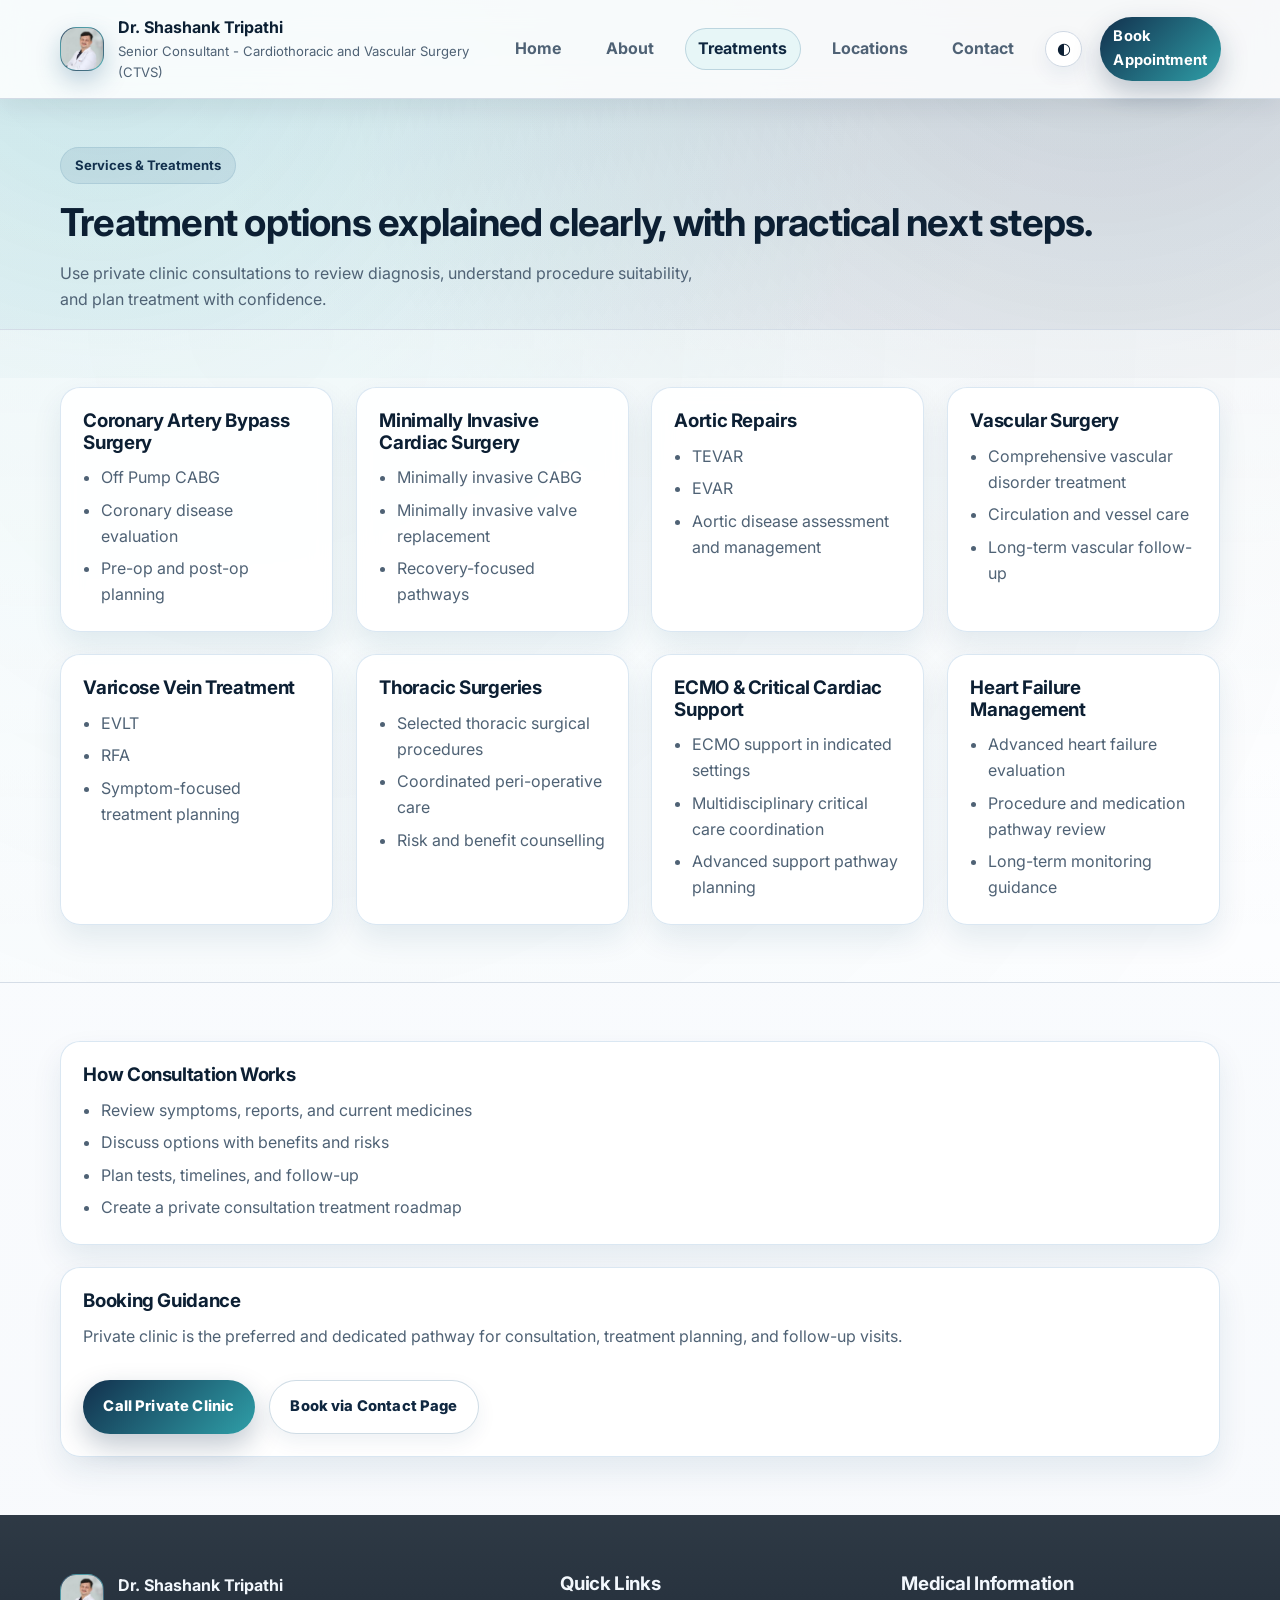
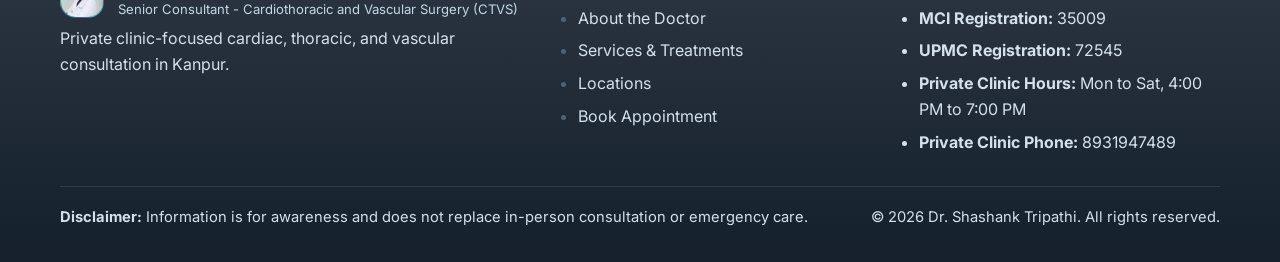
<file: treatments.html>
<!DOCTYPE html>
<html lang="en">
<head>
    <meta charset="UTF-8" />
    <meta name="viewport" content="width=device-width, initial-scale=1.0" />
    <title>Treatments | Dr. Shashank Tripathi Private Clinic</title>
    <meta name="description" content="Explore cardiac, thoracic, and vascular treatments offered by Dr. Shashank Tripathi including CABG, valve surgery, TEVAR/EVAR, EVLT/RFA, ECMO and heart failure care." />
    <link rel="preconnect" href="https://fonts.googleapis.com" />
    <link rel="preconnect" href="https://fonts.gstatic.com" crossorigin />
    <link href="https://fonts.googleapis.com/css2?family=Inter:wght@400;500;600;700&family=Manrope:wght@600;700;800&display=swap" rel="stylesheet" />
    <link rel="stylesheet" href="./styles.css" />
    <link rel="stylesheet" href="./mobile.css" />
</head>
<body data-page="treatments">
    <a class="skip-link" href="#main">Skip to content</a>

    <header class="site-header" id="top">
        <div class="container nav-wrap">
            <a class="brand" href="./index.html" aria-label="Dr. Shashank Tripathi home">
                <img class="brand-mark" src="./IMAGES/img2.jpg" alt="Dr. Shashank Tripathi" loading="eager" decoding="async" />
                <span><strong>Dr. Shashank Tripathi</strong><small>Senior Consultant - Cardiothoracic and Vascular Surgery (CTVS)</small></span>
            </a>
            <button class="nav-toggle" type="button" aria-expanded="false" aria-controls="site-nav">
                <span></span><span></span><span></span>
                <span class="sr-only">Toggle navigation</span>
            </button>
            <nav class="site-nav" id="site-nav" aria-label="Primary navigation">
                <a href="./index.html" data-nav="home">Home</a>
                <a href="./about.html" data-nav="about">About</a>
                <a href="./treatments.html" data-nav="treatments">Treatments</a>
                <a href="./locations.html" data-nav="locations">Locations</a>
                <a href="./contact.html" data-nav="contact">Contact</a>
                <button class="theme-toggle" type="button" data-theme-toggle aria-label="Toggle dark mode" aria-pressed="false">◐</button>
                <a class="btn btn-sm btn-primary" href="tel:8931947489">Book Appointment</a>
            </nav>
        </div>
    </header>

    <main id="main">
        <section class="page-hero">
            <div class="container">
                <span class="section-tag">Services & Treatments</span>
                <h1>Treatment options explained clearly, with practical next steps.</h1>
                <p>
                    Use private clinic consultations to review diagnosis, understand procedure suitability,
                    and plan treatment with confidence.
                </p>
            </div>
        </section>

        <section class="section section-alt">
            <div class="container service-grid">
                <article class="service-card">
                    <h3>Coronary Artery Bypass Surgery</h3>
                    <ul>
                        <li>Off Pump CABG</li>
                        <li>Coronary disease evaluation</li>
                        <li>Pre-op and post-op planning</li>
                    </ul>
                </article>
                <article class="service-card">
                    <h3>Minimally Invasive Cardiac Surgery</h3>
                    <ul>
                        <li>Minimally invasive CABG</li>
                        <li>Minimally invasive valve replacement</li>
                        <li>Recovery-focused pathways</li>
                    </ul>
                </article>
                <article class="service-card">
                    <h3>Aortic Repairs</h3>
                    <ul>
                        <li>TEVAR</li>
                        <li>EVAR</li>
                        <li>Aortic disease assessment and management</li>
                    </ul>
                </article>
                <article class="service-card">
                    <h3>Vascular Surgery</h3>
                    <ul>
                        <li>Comprehensive vascular disorder treatment</li>
                        <li>Circulation and vessel care</li>
                        <li>Long-term vascular follow-up</li>
                    </ul>
                </article>
                <article class="service-card">
                    <h3>Varicose Vein Treatment</h3>
                    <ul>
                        <li>EVLT</li>
                        <li>RFA</li>
                        <li>Symptom-focused treatment planning</li>
                    </ul>
                </article>
                <article class="service-card">
                    <h3>Thoracic Surgeries</h3>
                    <ul>
                        <li>Selected thoracic surgical procedures</li>
                        <li>Coordinated peri-operative care</li>
                        <li>Risk and benefit counselling</li>
                    </ul>
                </article>
                <article class="service-card">
                    <h3>ECMO & Critical Cardiac Support</h3>
                    <ul>
                        <li>ECMO support in indicated settings</li>
                        <li>Multidisciplinary critical care coordination</li>
                        <li>Advanced support pathway planning</li>
                    </ul>
                </article>
                <article class="service-card">
                    <h3>Heart Failure Management</h3>
                    <ul>
                        <li>Advanced heart failure evaluation</li>
                        <li>Procedure and medication pathway review</li>
                        <li>Long-term monitoring guidance</li>
                    </ul>
                </article>
            </div>
        </section>

        <section class="section">
            <div class="container split-grid">
                <article class="info-card">
                    <h3>How Consultation Works</h3>
                    <ul class="check-list">
                        <li>Review symptoms, reports, and current medicines</li>
                        <li>Discuss options with benefits and risks</li>
                        <li>Plan tests, timelines, and follow-up</li>
                        <li>Create a private consultation treatment roadmap</li>
                    </ul>
                </article>
                <article class="info-card">
                    <h3>Booking Guidance</h3>
                    <p>
                        Private clinic is the preferred and dedicated pathway for consultation,
                        treatment planning, and follow-up visits.
                    </p>
                    <div class="hero-actions">
                        <a class="btn btn-primary" href="tel:8931947489">Call Private Clinic</a>
                        <a class="btn btn-secondary" href="./contact.html">Book via Contact Page</a>
                    </div>
                </article>
            </div>
        </section>
    </main>

    <footer class="site-footer">
        <div class="container footer-grid">
            <div>
                <a class="brand footer-brand" href="./index.html">
                    <img class="brand-mark" src="./IMAGES/img2.jpg" alt="Dr. Shashank Tripathi" loading="lazy" decoding="async" />
                    <span><strong>Dr. Shashank Tripathi</strong><small>Senior Consultant - Cardiothoracic and Vascular Surgery (CTVS)</small></span>
                </a>
                <p class="footer-copy">Private clinic-focused cardiac, thoracic, and vascular consultation in Kanpur.</p>
            </div>
            <div>
                <h3>Quick Links</h3>
                <ul class="footer-links">
                    <li><a href="./about.html">About the Doctor</a></li>
                    <li><a href="./treatments.html">Services & Treatments</a></li>
                    <li><a href="./locations.html">Locations</a></li>
                    <li><a href="./contact.html">Book Appointment</a></li>
                </ul>
            </div>
            <div>
                <h3>Medical Information</h3>
                <ul class="footer-meta">
                    <li><strong>MCI Registration:</strong> 35009</li>
                    <li><strong>UPMC Registration:</strong> 72545</li>
                    <li><strong>Private Clinic Hours:</strong> Mon to Sat, 4:00 PM to 7:00 PM</li>
                    <li><strong>Private Clinic Phone:</strong> 8931947489</li>
                </ul>
            </div>
        </div>
        <div class="container footer-bottom">
            <p><strong>Disclaimer:</strong> Information is for awareness and does not replace in-person consultation or emergency care.</p>
            <p>&copy; <span id="current-year"></span> Dr. Shashank Tripathi. All rights reserved.</p>
        </div>
    </footer>

    <script src="./script.js"></script>
</body>
</html>
</file>
<file: styles.css>
:root {
    --bg: #f7f9fc;
    --bg-soft: #eef2f7;
    --surface: rgba(255, 255, 255, 0.92);
    --surface-solid: #ffffff;
    --surface-strong: #edf3f8;
    --text: #1f2d3d;
    --text-soft: #4f6275;
    --heading: #0c1f33;
    --primary: #12304d;
    --primary-600: #1b466a;
    --primary-700: #0f2740;
    --accent: #2f9fa8;
    --accent-soft: #e7f6f7;
    --border: #cfd8e3;
    --focus: #79cfd6;
    --success: #1d8a72;
    --header-bg: rgba(255, 255, 255, 0.84);
    --header-border: rgba(207, 216, 227, 0.92);
    --header-shadow: 0 8px 24px rgba(12, 31, 51, 0.08);
    --radius-sm: 14px;
    --radius-md: 20px;
    --radius-lg: 30px;
    --shadow-xs: 0 8px 20px rgba(12, 62, 99, 0.07);
    --shadow-sm: 0 14px 30px rgba(12, 62, 99, 0.09);
    --shadow-md: 0 24px 48px rgba(12, 62, 99, 0.14);
    --shadow-glow: 0 0 0 1px rgba(121, 207, 214, 0.35), 0 18px 36px rgba(47, 159, 168, 0.18);
    --container: 1160px;
    --space-1: 0.4rem;
    --space-2: 0.7rem;
    --space-3: 1rem;
    --space-4: 1.4rem;
    --space-5: 1.9rem;
    --space-6: 2.6rem;
    --space-7: 3.6rem;
    --space-8: 4.8rem;
    --type-xs: 0.82rem;
    --type-sm: 0.92rem;
    --type-base: 1rem;
    --type-md: 1.08rem;
    --type-lg: clamp(1.2rem, 1.7vw, 1.45rem);
    --type-xl: clamp(1.8rem, 3vw, 2.6rem);
    --type-2xl: clamp(2.2rem, 4.4vw, 3.9rem);
    --motion-fast: 180ms;
    --motion-base: 260ms;
    --motion-slow: 420ms;
    --ease: cubic-bezier(0.2, 0.8, 0.2, 1);
}

:root[data-theme="dark"] {
    --bg: #0b1624;
    --bg-soft: #132236;
    --surface: rgba(17, 30, 46, 0.9);
    --surface-solid: #16273b;
    --surface-strong: #1b3148;
    --text: #dce7f2;
    --text-soft: #9eb2c5;
    --heading: #f2f7fc;
    --primary: #5b9bc4;
    --primary-600: #78afcf;
    --primary-700: #93c1dc;
    --accent: #53b4bc;
    --accent-soft: #16333a;
    --border: #2e4359;
    --focus: #8ad8de;
    --success: #4ec6a5;
    --header-bg: rgba(11, 22, 36, 0.84);
    --header-border: rgba(46, 67, 89, 0.88);
    --header-shadow: 0 10px 30px rgba(0, 0, 0, 0.35);
    --shadow-xs: 0 10px 22px rgba(0, 0, 0, 0.32);
    --shadow-sm: 0 16px 34px rgba(0, 0, 0, 0.36);
    --shadow-md: 0 26px 56px rgba(0, 0, 0, 0.45);
    --shadow-glow: 0 0 0 1px rgba(138, 216, 222, 0.36), 0 18px 36px rgba(8, 20, 35, 0.46);
}

@media (prefers-color-scheme: dark) {
    :root:not([data-theme]) {
        --bg: #0b1624;
        --bg-soft: #132236;
        --surface: rgba(17, 30, 46, 0.9);
        --surface-solid: #16273b;
        --surface-strong: #1b3148;
        --text: #dce7f2;
        --text-soft: #9eb2c5;
        --heading: #f2f7fc;
        --primary: #5b9bc4;
        --primary-600: #78afcf;
        --primary-700: #93c1dc;
        --accent: #53b4bc;
        --accent-soft: #16333a;
        --border: #2e4359;
        --focus: #8ad8de;
        --success: #4ec6a5;
        --header-bg: rgba(11, 22, 36, 0.84);
        --header-border: rgba(46, 67, 89, 0.88);
        --header-shadow: 0 10px 30px rgba(0, 0, 0, 0.35);
        --shadow-xs: 0 10px 22px rgba(0, 0, 0, 0.32);
        --shadow-sm: 0 16px 34px rgba(0, 0, 0, 0.36);
        --shadow-md: 0 26px 56px rgba(0, 0, 0, 0.45);
        --shadow-glow: 0 0 0 1px rgba(138, 216, 222, 0.36), 0 18px 36px rgba(8, 20, 35, 0.46);
    }
}

* {
    box-sizing: border-box;
}

html {
    scroll-behavior: smooth;
}

body {
    margin: 0;
    color: var(--text);
    background:
        radial-gradient(circle at 9% -12%, rgba(47, 159, 168, 0.14) 0%, transparent 42%),
        radial-gradient(circle at 92% -16%, rgba(18, 48, 77, 0.14) 0%, transparent 44%),
        linear-gradient(180deg, #fbfdff 0%, var(--bg) 100%);
    font-family: "Inter", system-ui, -apple-system, "Segoe UI", sans-serif;
    font-size: var(--type-base);
    line-height: 1.62;
    text-rendering: optimizeLegibility;
    min-height: 100vh;
    overflow-x: hidden;
    position: relative;
    isolation: isolate;
    transition: background-color var(--motion-slow) var(--ease), color var(--motion-base) var(--ease);
}

body::before {
    content: "";
    position: fixed;
    inset: -18% -10% auto;
    height: 60vh;
    z-index: -1;
    pointer-events: none;
    background:
        radial-gradient(circle at 15% 35%, color-mix(in srgb, var(--accent) 26%, transparent), transparent 58%),
        radial-gradient(circle at 80% 20%, color-mix(in srgb, var(--primary) 24%, transparent), transparent 60%);
    opacity: 0.58;
    transform: translate3d(0, 0, 0);
    animation: bodyGlowDrift 18s ease-in-out infinite;
}

a {
    color: inherit;
    text-decoration: none;
}

img {
    max-width: 100%;
    display: block;
}

.container {
    width: min(calc(100% - 2rem), var(--container));
    margin-inline: auto;
}

.skip-link,
.sr-only {
    position: absolute;
    left: -9999px;
}

.skip-link:focus {
    left: 1rem;
    top: 1rem;
    z-index: 999;
    background: var(--primary);
    color: #fff;
    border-radius: 999px;
    padding: 0.72rem 1rem;
}

a:focus-visible,
button:focus-visible,
input:focus-visible,
textarea:focus-visible,
select:focus-visible {
    outline: 2px solid var(--focus);
    outline-offset: 2px;
}

h1,
h2,
h3,
h4 {
    margin: 0;
    color: var(--heading);
    line-height: 1.16;
    letter-spacing: -0.02em;
}

p {
    margin: 0;
    color: var(--text-soft);
}

.site-header {
    position: sticky;
    top: 0;
    z-index: 60;
    background: var(--header-bg);
    border-bottom: 1px solid var(--header-border);
    box-shadow: var(--header-shadow);
    backdrop-filter: blur(14px);
}

.nav-wrap {
    display: flex;
    align-items: center;
    justify-content: space-between;
    gap: var(--space-3);
    padding: 0.92rem 0;
}

.brand {
    display: inline-flex;
    align-items: center;
    gap: 0.85rem;
}

.brand strong,
.footer-brand strong {
    display: block;
    font-size: 1rem;
    color: var(--heading);
}

.brand small,
.footer-brand small {
    display: block;
    font-size: var(--type-xs);
    color: var(--text-soft);
}

.brand-mark {
    width: 2.78rem;
    height: 2.78rem;
    display: block;
    border-radius: 16px;
    object-fit: cover;
    object-position: center top;
    border: 1px solid rgba(255, 255, 255, 0.18);
    box-shadow: 0 10px 24px rgba(14, 79, 125, 0.25);
    background: linear-gradient(135deg, var(--primary), var(--accent));
}

.site-nav {
    display: flex;
    align-items: center;
    gap: 1.1rem;
}

.site-nav a {
    color: var(--text-soft);
    font-weight: 700;
    padding: 0.52rem 0.84rem;
    border-radius: 999px;
}

.site-nav a:hover,
.site-nav a:focus-visible,
.site-nav a.is-active {
    color: var(--primary-700);
    background: var(--accent-soft);
}

.site-nav a[aria-current="page"] {
    box-shadow: inset 0 0 0 1px rgba(15, 79, 125, 0.2);
}

.nav-toggle {
    display: none;
    border: 0;
    background: transparent;
    padding: 0.38rem;
    cursor: pointer;
    flex-direction: column;
    gap: 4px;
}

.nav-toggle span:not(.sr-only) {
    width: 1.5rem;
    height: 2px;
    border-radius: 999px;
    background: var(--heading);
}

.theme-toggle {
    min-width: 2.3rem;
    height: 2.3rem;
    border-radius: 999px;
    border: 1px solid var(--border);
    background: var(--surface-solid);
    color: var(--heading);
    font-size: 1rem;
    line-height: 1;
    display: inline-flex;
    align-items: center;
    justify-content: center;
    cursor: pointer;
    box-shadow: var(--shadow-xs);
    transition: transform var(--motion-fast) var(--ease), box-shadow var(--motion-fast) var(--ease), border-color var(--motion-fast) var(--ease);
}

.theme-toggle:hover,
.theme-toggle:focus-visible {
    transform: translateY(-2px);
    border-color: rgba(115, 201, 230, 0.56);
    box-shadow: var(--shadow-glow);
}

.theme-toggle[aria-pressed="true"] {
    background: color-mix(in srgb, var(--primary) 18%, var(--surface-solid));
    border-color: color-mix(in srgb, var(--primary) 44%, var(--border));
}

.hero {
    position: relative;
    padding: clamp(2.8rem, 5.8vw, 6rem) 0 clamp(2.4rem, 4.8vw, 4.2rem);
    background:
        radial-gradient(circle at 10% 14%, rgba(47, 159, 168, 0.17), transparent 42%),
        radial-gradient(circle at 88% 0%, rgba(18, 48, 77, 0.17), transparent 44%),
        linear-gradient(180deg, #f9fcff 0%, #f2f7fc 100%);
    overflow: clip;
    perspective: 1200px;
}

.hero::before,
.hero::after {
    content: "";
    position: absolute;
    border-radius: 50%;
    filter: blur(1px);
    pointer-events: none;
}

.hero::before {
    width: 360px;
    height: 360px;
    top: -120px;
    left: -80px;
    background: radial-gradient(circle, rgba(44, 154, 183, 0.25), transparent 68%);
    animation: blobFloatA 12s ease-in-out infinite;
}

.hero::after {
    width: 420px;
    height: 420px;
    right: -120px;
    top: -140px;
    background: radial-gradient(circle, rgba(15, 79, 125, 0.22), transparent 70%);
    animation: blobFloatB 14s ease-in-out infinite;
}

.hero-grid {
    position: relative;
    display: grid;
    grid-template-columns: 1.14fr 0.86fr;
    gap: var(--space-5);
    align-items: start;
}

.hero-copy {
    padding-top: clamp(0rem, 0.8vw, 0.45rem);
}

.eyebrow,
.section-tag {
    display: inline-flex;
    align-items: center;
    gap: 0.5rem;
    border-radius: 999px;
    background: rgba(15, 79, 125, 0.09);
    color: var(--primary);
    font-weight: 700;
    font-size: var(--type-xs);
    padding: 0.44rem 0.86rem;
    margin-bottom: var(--space-3);
    border: 1px solid rgba(15, 79, 125, 0.1);
}

.section-tag.light {
    color: #e8f6ff;
    background: rgba(255, 255, 255, 0.14);
    border-color: rgba(255, 255, 255, 0.25);
}

.hero h1 {
    font-size: clamp(2rem, 4.1vw, 3.6rem);
    line-height: 1.08;
    color: var(--heading);
    max-width: 14ch;
    letter-spacing: -0.03em;
}

.hero-text {
    color: var(--text-soft);
    max-width: 56ch;
    font-size: 1.04rem;
    transition: opacity var(--motion-base) var(--ease), transform var(--motion-base) var(--ease);
}

.hero-copy > * {
    animation: heroFadeIn 640ms var(--ease) both;
}

.hero-copy > *:nth-child(1) {
    animation-delay: 40ms;
}

.hero-copy > *:nth-child(2) {
    animation-delay: 120ms;
}

.hero-copy > *:nth-child(3) {
    animation-delay: 200ms;
}

.hero-copy > *:nth-child(4) {
    animation-delay: 280ms;
}

.hero-copy > *:nth-child(5) {
    animation-delay: 360ms;
}

.hero-actions,
.location-actions,
.cta-buttons-stack {
    display: flex;
    flex-wrap: wrap;
    gap: 0.88rem;
    margin-top: var(--space-5);
}

.btn {
    display: inline-flex;
    align-items: center;
    justify-content: center;
    border: 1px solid transparent;
    border-radius: 999px;
    padding: 0.88rem 1.28rem;
    font-size: var(--type-sm);
    font-weight: 800;
    letter-spacing: 0.01em;
    transform: translateZ(0);
    will-change: transform;
    transition:
        transform var(--motion-base) var(--ease),
        box-shadow var(--motion-base) var(--ease),
        background-color var(--motion-base) var(--ease),
        border-color var(--motion-base) var (--ease),
        color var(--motion-base) var (--ease);
}

.btn:hover,
.btn:focus-visible {
    transform: translateY(-2px) translateZ(6px);
}

.btn-primary,
.site-nav .btn.btn-primary {
    color: #ffffff;
    border: 0;
    background: linear-gradient(135deg, var(--primary) 0%, var(--accent) 100%);
    box-shadow: 0 12px 28px rgba(18, 48, 77, 0.26);
}

.btn-primary:hover,
.btn-primary:focus-visible,
.site-nav .btn.btn-primary:hover,
.site-nav .btn.btn-primary:focus-visible {
    transform: translateY(-2px);
    box-shadow: 0 18px 34px rgba(18, 48, 77, 0.32);
    filter: saturate(1.04);
}

.btn-primary:focus-visible,
.site-nav .btn.btn-primary:focus-visible {
    outline: 3px solid var(--focus);
    outline-offset: 2px;
}

.btn-secondary {
    color: var(--primary-700);
    background: var(--surface-solid);
    border-color: rgba(15, 79, 125, 0.2);
    box-shadow: var(--shadow-xs);
}

.btn-light {
    color: var(--primary-700);
    background: #fff;
    border-color: rgba(255, 255, 255, 0.35);
}

.btn-outline-light {
    color: #fff;
    border-color: rgba(255, 255, 255, 0.42);
    background: rgba(255, 255, 255, 0.04);
}

.btn-sm {
    padding: 0.66rem 1.02rem;
}

.trust-points {
    display: grid;
    grid-template-columns: repeat(3, minmax(0, 1fr));
    gap: var(--space-2);
    list-style: none;
    margin: var(--space-5) 0 0;
    padding: 0;
}

.trust-points li {
    background: color-mix(in srgb, var(--surface-solid) 82%, transparent);
    border: 1px solid color-mix(in srgb, var(--border) 90%, transparent);
    border-radius: var(--radius-sm);
    color: var(--heading);
    padding: 0.9rem;
    font-weight: 600;
    font-size: var(--type-sm);
    box-shadow: var(--shadow-xs);
    backdrop-filter: blur(4px);
    transition:
        transform var(--motion-base) var (--ease),
        box-shadow var(--motion-base) var (--ease),
        border-color var(--motion-base) var (--ease);
}

.trust-points li:hover {
    transform: translateY(-2px);
    border-color: rgba(15, 79, 125, 0.28);
    box-shadow: var(--shadow-sm);
}

.hero-card,
.info-card,
.service-card,
.location-card {
    background: var(--surface);
    border: 1px solid rgba(215, 229, 241, 0.92);
    border-radius: var(--radius-md);
    box-shadow: var(--shadow-sm);
    transform-style: preserve-3d;
    will-change: transform;
    transition:
        transform var(--motion-base) var (--ease),
        box-shadow var(--motion-base) var (--ease),
        border-color var(--motion-base) var (--ease);
    backdrop-filter: blur(10px);
}

.hero-card:hover,
.info-card:hover,
.service-card:hover,
.location-card:hover {
    transform: translateY(-4px) rotateX(0.25deg) rotateY(-0.25deg);
    box-shadow: var(--shadow-md);
    border-color: rgba(15, 79, 125, 0.24);
}

.hero-card {
    position: relative;
    align-self: start;
    border-radius: var(--radius-lg);
    padding: var(--space-5);
    background:
        linear-gradient(180deg, color-mix(in srgb, var(--surface-solid) 96%, transparent), color-mix(in srgb, var(--surface-strong) 82%, transparent));
    box-shadow: var(--shadow-md);
}

.profile-badge {
    position: absolute;
    top: 1.1rem;
    right: 1.1rem;
    z-index: 4;
    min-width: 8.2rem;
    text-align: center;
    border-radius: 999px;
    font-size: var(--type-xs);
    font-weight: 800;
    color: var(--success);
    background: color-mix(in srgb, var(--surface-solid) 72%, rgba(29, 138, 114, 0.24));
    backdrop-filter: blur(6px);
    box-shadow: 0 10px 20px rgba(8, 32, 52, 0.16);
    padding: 0.5rem 0.82rem;
    border: 1px solid rgba(29, 138, 114, 0.34);
}

.doctor-portrait {
    position: relative;
    width: min(100%, 338px);
    aspect-ratio: 4 / 5;
    margin: 0 auto var(--space-4);
    border-radius: 26px;
    overflow: hidden;
    border: 1px solid rgba(115, 201, 230, 0.5);
    box-shadow: var(--shadow-glow);
    background: linear-gradient(180deg, rgba(15, 79, 125, 0.08), rgba(44, 154, 183, 0.12));
}

.doctor-portrait::after {
    content: "";
    position: absolute;
    inset: auto 0 0;
    height: 35%;
    background: linear-gradient(180deg, transparent, rgba(12, 31, 51, 0.08));
}

.doctor-portrait-image {
    width: 100%;
    height: 100%;
    object-fit: cover;
    object-position: center top;
    opacity: 0;
    transition: opacity var(--motion-slow) var(--ease);
}

.doctor-portrait.has-image .doctor-portrait-image {
    opacity: 1;
}

.doctor-avatar-fallback {
    position: absolute;
    inset: 0;
    margin: auto;
    width: 5.8rem;
    height: 5.8rem;
    border-radius: 22px;
    display: grid;
    place-items: center;
    color: #fff;
    font-size: 1.7rem;
    font-weight: 800;
    background: linear-gradient(135deg, var(--primary), var(--accent));
    box-shadow: 0 18px 34px rgba(15, 79, 125, 0.28);
}

.doctor-portrait.has-image .doctor-avatar-fallback {
    display: none;
}

.hero-card h2 {
    text-align: center;
    font-size: clamp(1.3rem, 2vw, 1.72rem);
}

.hero-card > p {
    margin-top: 0.38rem;
    text-align: center;
}

.stat-grid {
    margin-top: var(--space-5);
    display: grid;
    grid-template-columns: repeat(3, minmax(0, 1fr));
    gap: var(--space-2);
}

.stat-grid article {
    border-radius: var(--radius-sm);
    padding: 0.95rem;
    background: var(--surface-strong);
    border: 1px solid color-mix(in srgb, var(--border) 88%, transparent);
}

.stat-grid strong,
.stats-band strong {
    display: block;
    color: var(--heading);
    font-size: 1.2rem;
}

.stat-grid span {
    color: var(--text-soft);
    font-size: var(--type-sm);
}

.qualification-strip {
    margin-top: var(--space-4);
    display: flex;
    flex-wrap: wrap;
    gap: 0.6rem;
}

.qualification-strip span {
    border-radius: 999px;
    border: 1px solid color-mix(in srgb, var(--primary) 26%, var(--border));
    background: var(--surface-solid);
    color: var(--primary-700);
    font-weight: 700;
    font-size: var(--type-xs);
    padding: 0.52rem 0.84rem;
}

.page-hero {
    position: relative;
    padding: clamp(2rem, 4vw, 3rem) 0 var(--space-3);
}

.page-hero h1,
.section-head h2,
.section-grid h2,
.cta-band h2 {
    font-size: var(--type-xl);
}

.page-hero p,
.section-head p {
    margin-top: var(--space-3);
    max-width: 66ch;
}

.section {
    padding: var(--space-7) 0;
}

.section-alt {
    background:
        linear-gradient(180deg, color-mix(in srgb, var(--surface-solid) 56%, transparent), color-mix(in srgb, var(--surface-solid) 52%, transparent)),
        radial-gradient(circle at 12% 0%, color-mix(in srgb, var(--accent) 9%, transparent), transparent 52%);
    background-size: 100% 100%, 170% 170%;
    background-position: center, 0% 0%;
    border-block: 1px solid color-mix(in srgb, var(--border) 86%, transparent);
    animation: sectionToneShift 16s ease-in-out infinite;
}

.stats-band {
    padding-top: 0.8rem;
}

.stats-band-grid,
.section-grid,
.footer-grid,
.cta-band-grid,
.split-grid,
.quick-grid,
.service-grid,
.location-grid {
    display: grid;
    gap: var(--space-4);
}

.stats-band-grid {
    grid-template-columns: repeat(3, minmax(0, 1fr));
}

.stats-band-grid article {
    border-radius: var(--radius-sm);
    padding: var(--space-4);
    border: 1px solid color-mix(in srgb, var(--border) 86%, transparent);
    background: color-mix(in srgb, var(--surface-solid) 82%, transparent);
    box-shadow: var(--shadow-xs);
}

.section-grid {
    grid-template-columns: 0.85fr 1.15fr;
    align-items: start;
}

.content-stack {
    display: grid;
    gap: 0.7rem;
}

.section-head {
    max-width: 64rem;
    margin-bottom: var(--space-5);
}

.info-card,
.service-card,
.location-card {
    padding: var(--space-4);
}

.info-card h3,
.info-card h4,
.service-card h3,
.location-card h3,
.site-footer h3 {
    margin-bottom: 0.72rem;
}

.quick-grid {
    grid-template-columns: repeat(3, minmax(0, 1fr));
}

.doctor-gallery {
    display: grid;
    grid-template-columns: repeat(3, minmax(0, 1fr));
    gap: var(--space-3);
}

.doctor-gallery figure {
    margin: 0;
    border-radius: var(--radius-md);
    overflow: hidden;
    border: 1px solid color-mix(in srgb, var(--border) 86%, transparent);
    background: var(--surface-solid);
    box-shadow: var(--shadow-sm);
}

.doctor-gallery img {
    width: 100%;
    aspect-ratio: 4 / 5;
    object-fit: cover;
    transition: transform var(--motion-base) var(--ease);
}

.doctor-gallery figure:hover img {
    transform: scale(1.03);
}

.service-grid {
    grid-template-columns: repeat(4, minmax(0, 1fr));
}

.service-card ul,
.footer-links,
.footer-meta,
.check-list {
    margin: 0;
    padding-left: 1.08rem;
}

.service-card li,
.footer-links li,
.footer-meta li,
.check-list li {
    color: var(--text-soft);
}

.service-card li + li,
.footer-links li + li,
.footer-meta li + li,
.check-list li + li {
    margin-top: 0.42rem;
}

.contact-strip {
    background: color-mix(in srgb, var(--surface-solid) 82%, transparent);
    border: 1px solid color-mix(in srgb, var(--border) 90%, transparent);
    border-radius: var(--radius-md);
    box-shadow: var(--shadow-xs);
    padding: 1rem 1.2rem;
    display: flex;
    justify-content: space-between;
    align-items: center;
    gap: var(--space-3);
    flex-wrap: wrap;
}

.contact-strip strong {
    color: var(--heading);
}

.location-grid {
    grid-template-columns: repeat(2, minmax(0, 1fr));
    align-items: start;
}

.location-card {
    border-radius: 28px;
}

.location-card.featured {
    border-color: rgba(15, 79, 125, 0.28);
}

.location-top {
    display: flex;
    flex-direction: column;
    gap: 0.55rem;
}

.location-label {
    display: inline-flex;
    align-self: flex-start;
    border-radius: 999px;
    background: rgba(15, 79, 125, 0.09);
    color: var(--primary);
    border: 1px solid rgba(15, 79, 125, 0.14);
    font-size: var(--type-xs);
    font-weight: 700;
    padding: 0.45rem 0.78rem;
}

.location-address {
    color: var(--heading);
    font-weight: 600;
    margin: 0.4rem 0 1rem;
}

.location-meta {
    margin: 0;
    display: grid;
    gap: 0.8rem;
}

.location-meta div {
    border-radius: var(--radius-sm);
    border: 1px solid color-mix(in srgb, var(--border) 84%, transparent);
    background: var(--surface-strong);
    padding: 0.88rem 0.96rem;
}

.location-meta dt {
    margin-bottom: 0.32rem;
    color: var(--heading);
    font-weight: 800;
}

.location-meta dd {
    margin: 0;
    color: var(--text-soft);
}

.map-placeholder {
    margin-top: var(--space-4);
    min-height: 170px;
    border-radius: 22px;
    border: 1px dashed color-mix(in srgb, var(--primary) 44%, transparent);
    background:
        linear-gradient(180deg, color-mix(in srgb, var(--primary) 10%, transparent), color-mix(in srgb, var(--accent) 10%, transparent)),
        color-mix(in srgb, var(--surface-solid) 94%, transparent);
    display: grid;
    place-items: center;
    text-align: center;
    gap: 0.4rem;
    padding: 1.2rem;
}

.map-placeholder strong {
    color: var(--primary-700);
}

.cta-band {
    color: #fff;
    background: linear-gradient(135deg, #0a3f62, #0d5f99 58%, #2d91ab);
    background-size: 130% 130%;
    background-position: 30% 50%;
    position: relative;
    overflow: hidden;
    animation: ctaGradientFlow 14s ease-in-out infinite;
}

.cta-band::before {
    content: "";
    position: absolute;
    width: 320px;
    height: 320px;
    border-radius: 50%;
    right: -90px;
    bottom: -140px;
    background: radial-gradient(circle, rgba(255, 255, 255, 0.2), transparent 72%);
}

.cta-band-grid {
    grid-template-columns: 1.15fr 0.85fr;
    align-items: center;
}

.cta-band p {
    color: rgba(236, 246, 255, 0.92);
}

.cta-buttons-stack {
    justify-content: flex-end;
}

.site-footer {
    background: linear-gradient(180deg, color-mix(in srgb, #081522 84%, var(--bg)) 0%, color-mix(in srgb, #071220 94%, var(--bg)) 100%);
    color: #e7f1f8;
    padding-top: var(--space-7);
}

.site-footer h3,
.site-footer .brand strong {
    color: #f3f8fd;
}

.site-footer .brand small {
    color: #c5d7e6;
}

.footer-grid {
    grid-template-columns: 1.2fr 0.8fr 0.8fr;
    align-items: start;
}

.footer-brand .brand-mark {
    box-shadow: none;
}

.footer-copy,
.footer-links a,
.footer-meta li,
.footer-bottom p {
    color: #d4e1ec;
}

.footer-links a:hover,
.footer-links a:focus-visible {
    color: #ffffff;
    text-decoration: underline;
    text-underline-offset: 3px;
}

.footer-bottom {
    margin-top: var(--space-5);
    padding: 1.2rem 0 2rem;
    border-top: 1px solid rgba(255, 255, 255, 0.1);
    display: flex;
    justify-content: space-between;
    gap: var(--space-3);
    font-size: var(--type-sm);
}

/* Transition safety overrides */
.btn {
    transition:
        transform var(--motion-base) var(--ease),
        box-shadow var(--motion-base) var(--ease),
        background-color var(--motion-base) var(--ease),
        border-color var(--motion-base) var (--ease),
        color var(--motion-base) var (--ease);
}

.trust-points li {
    transition:
        transform var(--motion-base) var (--ease),
        box-shadow var(--motion-base) var (--ease),
        border-color var(--motion-base) var (--ease);
}

.hero-card,
.info-card,
.service-card,
.location-card {
    transition:
        transform var(--motion-base) var (--ease),
        box-shadow var(--motion-base) var (--ease),
        border-color var(--motion-base) var (--ease);
}

/* Final transition fallbacks */
.btn {
    transition:
        transform var(--motion-base) cubic-bezier(0.2, 0.8, 0.2, 1),
        box-shadow var(--motion-base) cubic-bezier(0.2, 0.8, 0.2, 1),
        background-color var(--motion-base) cubic-bezier(0.2, 0.8, 0.2, 1),
        border-color var(--motion-base) cubic-bezier(0.2, 0.8, 0.2, 1),
        color var(--motion-base) cubic-bezier(0.2, 0.8, 0.2, 1);
}

.trust-points li,
.hero-card,
.info-card,
.service-card,
.location-card {
    transition:
        transform var(--motion-base) cubic-bezier(0.2, 0.8, 0.2, 1),
        box-shadow var(--motion-base) cubic-bezier(0.2, 0.8, 0.2, 1),
        border-color var(--motion-base) cubic-bezier(0.2, 0.8, 0.2, 1);
}

.reveal {
    transition:
        opacity var(--motion-slow) cubic-bezier(0.2, 0.8, 0.2, 1),
        transform var(--motion-slow) cubic-bezier(0.2, 0.8, 0.2, 1);
}

.reveal.is-pending {
    opacity: 0;
    transform: translateY(16px) translateZ(0);
}

.reveal.in-view {
    opacity: 1;
    transform: translateY(0) translateZ(0);
}

.reveal-delay-1 {
    transition-delay: 70ms;
}

.reveal-delay-2 {
    transition-delay: 140ms;
}

.reveal-delay-3 {
    transition-delay: 210ms;
}

@keyframes blobFloatA {
    0%,
    100% {
        transform: translate3d(0, 0, 0);
    }
    50% {
        transform: translate3d(18px, 20px, 0);
    }
}

@keyframes blobFloatB {
    0%,
    100% {
        transform: translate3d(0, 0, 0);
    }
    50% {
        transform: translate3d(-16px, 24px, 0);
    }
}

@keyframes heroFadeIn {
    from {
        opacity: 0;
        transform: translateY(10px);
    }
    to {
        opacity: 1;
        transform: translateY(0);
    }
}

@keyframes bodyGlowDrift {
    0% {
        transform: translate3d(0, 0, 0) scale(1);
        opacity: 0.54;
    }
    100% {
        transform: translate3d(0, 14px, 0) scale(1.04);
        opacity: 0.66;
    }
}

@keyframes sectionToneShift {
    0%,
    100% {
        background-position: center, 0% 0%;
    }
    50% {
        background-position: center, 100% 100%;
    }
}

@keyframes ctaGradientFlow {
    0%,
    100% {
        background-position: 30% 50%;
    }
    50% {
        background-position: 70% 50%;
    }
}

@media (max-width: 1080px) {
    .hero-grid,
    .section-grid,
    .cta-band-grid,
    .footer-grid,
    .location-grid,
    .service-grid,
    .stats-band-grid,
    .split-grid,
    .quick-grid,
    .doctor-gallery {
        grid-template-columns: 1fr;
    }

    .hero h1 {
        max-width: 100%;
    }

    .cta-buttons-stack {
        justify-content: flex-start;
    }

    .service-grid {
        grid-template-columns: repeat(2, minmax(0, 1fr));
    }

    .doctor-portrait {
        width: min(100%, 390px);
    }
}

@media (max-width: 760px) {
    .nav-toggle {
        display: flex;
    }

    .site-nav {
        position: absolute;
        top: calc(100% + 0.5rem);
        left: 1rem;
        right: 1rem;
        display: none;
        flex-direction: column;
        align-items: stretch;
        gap: 0.72rem;
        border-radius: 20px;
        background: color-mix(in srgb, var(--surface-solid) 94%, transparent);
        border: 1px solid color-mix(in srgb, var(--border) 95%, transparent);
        box-shadow: var(--shadow-md);
        padding: 1rem;
    }

    .site-nav.is-open {
        display: flex;
    }

    .hero {
        padding-top: clamp(1.7rem, 7vw, var(--space-7));
    }

    .hero-card,
    .info-card,
    .service-card,
    .location-card {
        border-radius: 22px;
    }

    .doctor-portrait {
        width: 100%;
        max-width: 330px;
        border-radius: 22px;
    }

    .trust-points,
    .stat-grid,
    .service-grid {
        grid-template-columns: 1fr;
    }

    .contact-strip {
        flex-direction: column;
        align-items: flex-start;
    }

    .footer-bottom {
        flex-direction: column;
    }
}

@media (prefers-reduced-motion: reduce) {
    html {
        scroll-behavior: auto;
    }

    *,
    *::before,
    *::after {
        animation: none !important;
        transition: none !important;
    }

    .reveal {
        opacity: 1;
        transform: none;
    }

    .hero-copy > * {
        animation: none !important;
    }
}
</file>
<file: mobile.css>
/* Simplified mobile UI layer */

@media (max-width: 900px) {
    .container {
        width: min(calc(100% - 1.25rem), var(--container));
    }

    body::before {
        opacity: 0.42;
        height: 50vh;
    }

    .hero,
    .section {
        padding: 2.2rem 0;
    }

    .hero {
        padding-top: 1.65rem;
    }

    .page-hero {
        padding: 1.4rem 0 0.7rem;
    }

    .hero-copy {
        padding-top: 0;
        display: flex;
        flex-direction: column;
        order: 2;
    }

    .hero-grid {
        display: flex;
        flex-direction: column;
    }

    .hero-card {
        order: 1;
    }

    .hero-copy .hero-actions {
        order: 1;
        margin-top: 0;
        margin-bottom: 0.9rem;
    }

    .hero-copy .eyebrow {
        order: 2;
    }

    .hero-copy h1 {
        order: 3;
    }

    .hero-copy .hero-text {
        order: 4;
    }

    .hero-copy .trust-points {
        order: 5;
    }

    .hero h1 {
        font-size: clamp(1.85rem, 7vw, 2.4rem);
        line-height: 1.16;
    }

    .hero-text,
    .page-hero p,
    .section-head p {
        font-size: 0.98rem;
        line-height: 1.55;
    }

    .hero-actions,
    .location-actions,
    .cta-buttons-stack {
        gap: 0.7rem;
        margin-top: 1rem;
    }

    .hero-grid,
    .stats-band-grid,
    .quick-grid,
    .split-grid,
    .service-grid,
    .location-grid,
    .section-grid,
    .doctor-gallery,
    .footer-grid,
    .cta-band-grid,
    .stat-grid,
    .trust-points {
        grid-template-columns: 1fr;
        gap: 0.9rem;
    }

    .info-card,
    .service-card,
    .location-card,
    .hero-card {
        padding: 1rem;
        border-radius: 16px;
    }

    .doctor-portrait {
        max-width: 270px;
    }

    .site-nav {
        gap: 0.6rem;
    }

    .site-nav .btn,
    .site-nav a {
        min-height: 42px;
    }

    .site-nav .btn,
    .cta-buttons-stack .btn,
    .hero-actions .btn {
        width: 100%;
    }

    .contact-strip {
        padding: 0.9rem;
        gap: 0.7rem;
    }

    .map-placeholder {
        min-height: 130px;
        padding: 0.8rem;
    }

    .site-footer {
        padding-top: 2.2rem;
    }

    .site-footer h3,
    .site-footer .brand strong,
    .footer-links a,
    .footer-meta li,
    .footer-copy,
    .footer-bottom p {
        color: #e6f1fa;
    }

    .footer-bottom {
        font-size: 0.86rem;
    }
}

@media (max-width: 560px) {
    .nav-wrap {
        padding: 0.72rem 0;
    }

    .brand-mark {
        width: 2.3rem;
        height: 2.3rem;
        border-radius: 12px;
        font-size: 0.9rem;
    }

    .brand strong {
        font-size: 0.93rem;
    }

    .brand small {
        font-size: 0.75rem;
    }

    .site-nav {
        left: 0.62rem;
        right: 0.62rem;
        padding: 0.82rem;
    }

    .theme-toggle {
        width: 100%;
        border-radius: 12px;
        min-height: 42px;
    }

    .hero {
        padding-top: 2rem;
    }

    .hero h1 {
        font-size: clamp(1.6rem, 7.8vw, 2.05rem);
    }

    .btn {
        width: 100%;
    }

    .doctor-gallery img {
        aspect-ratio: 5 / 6;
    }

    .service-card ul,
    .check-list,
    .footer-links,
    .footer-meta {
        padding-left: 1rem;
    }
}
</file>
